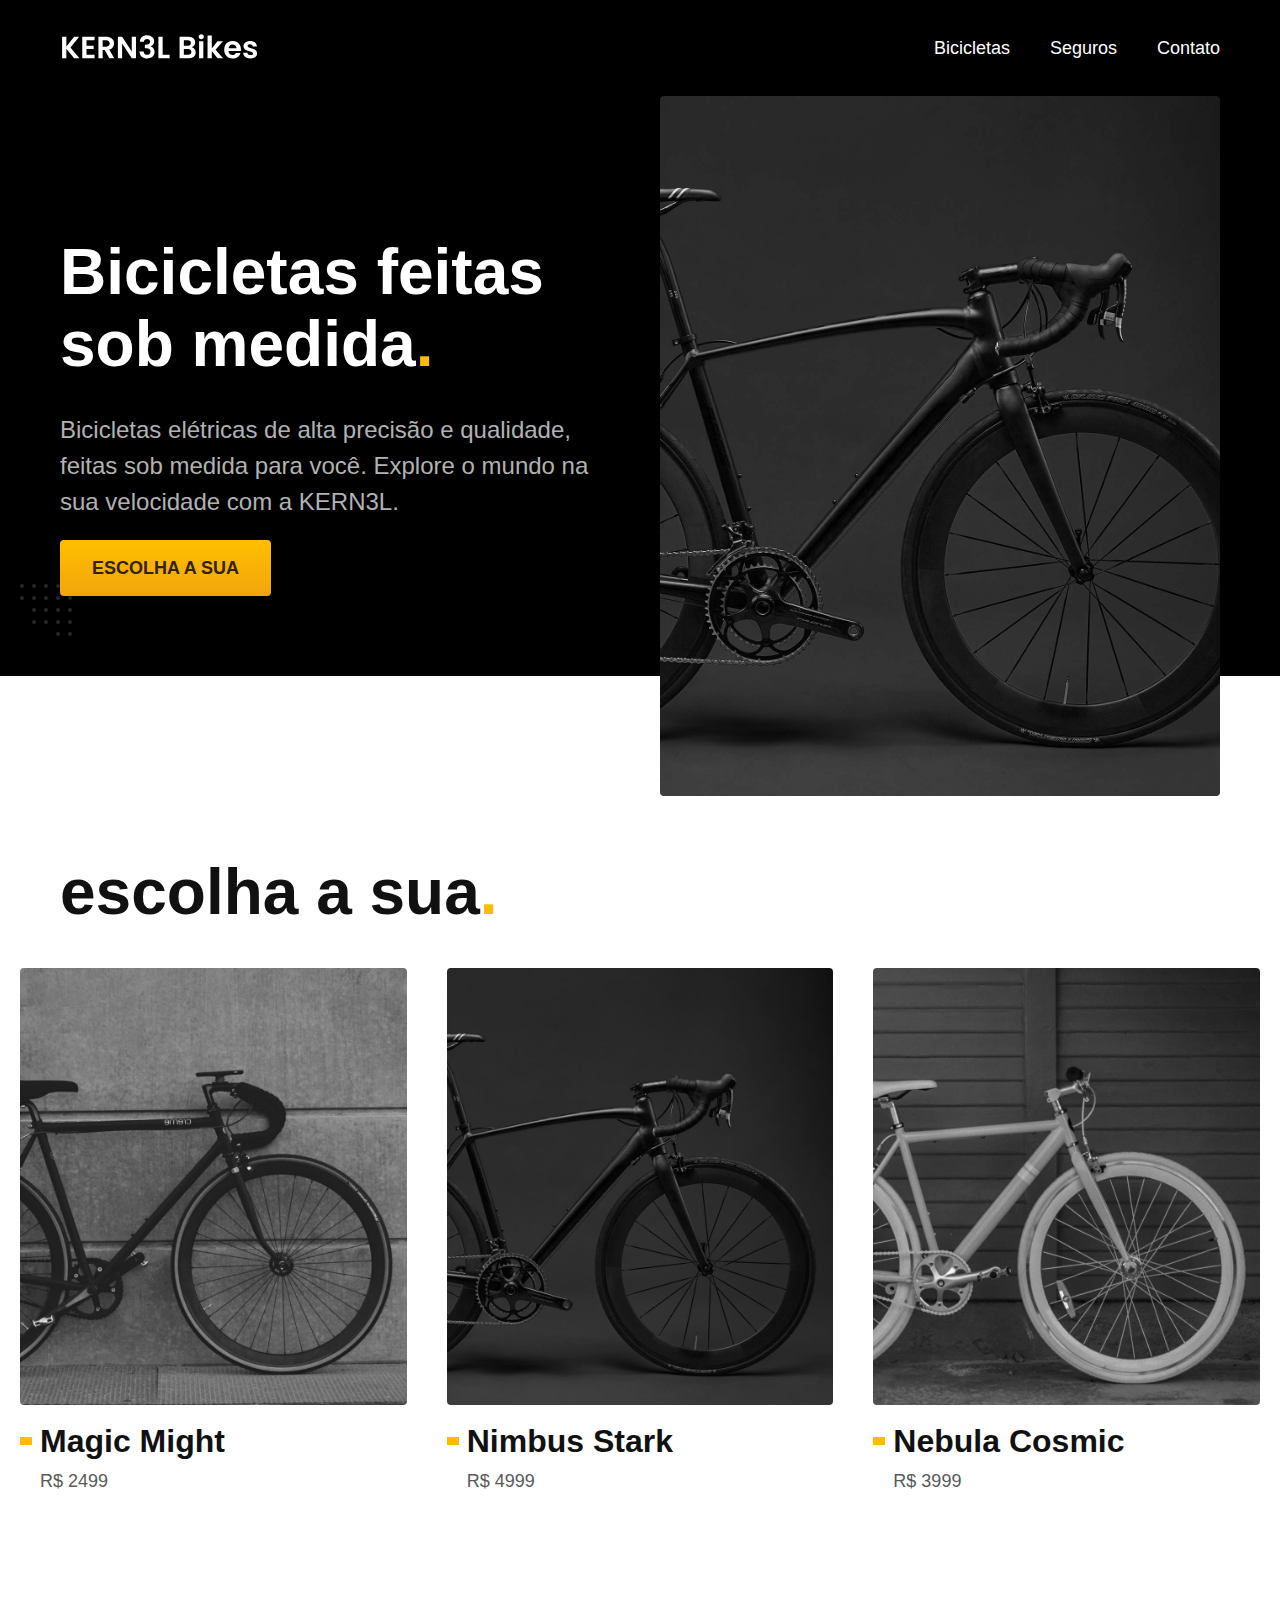
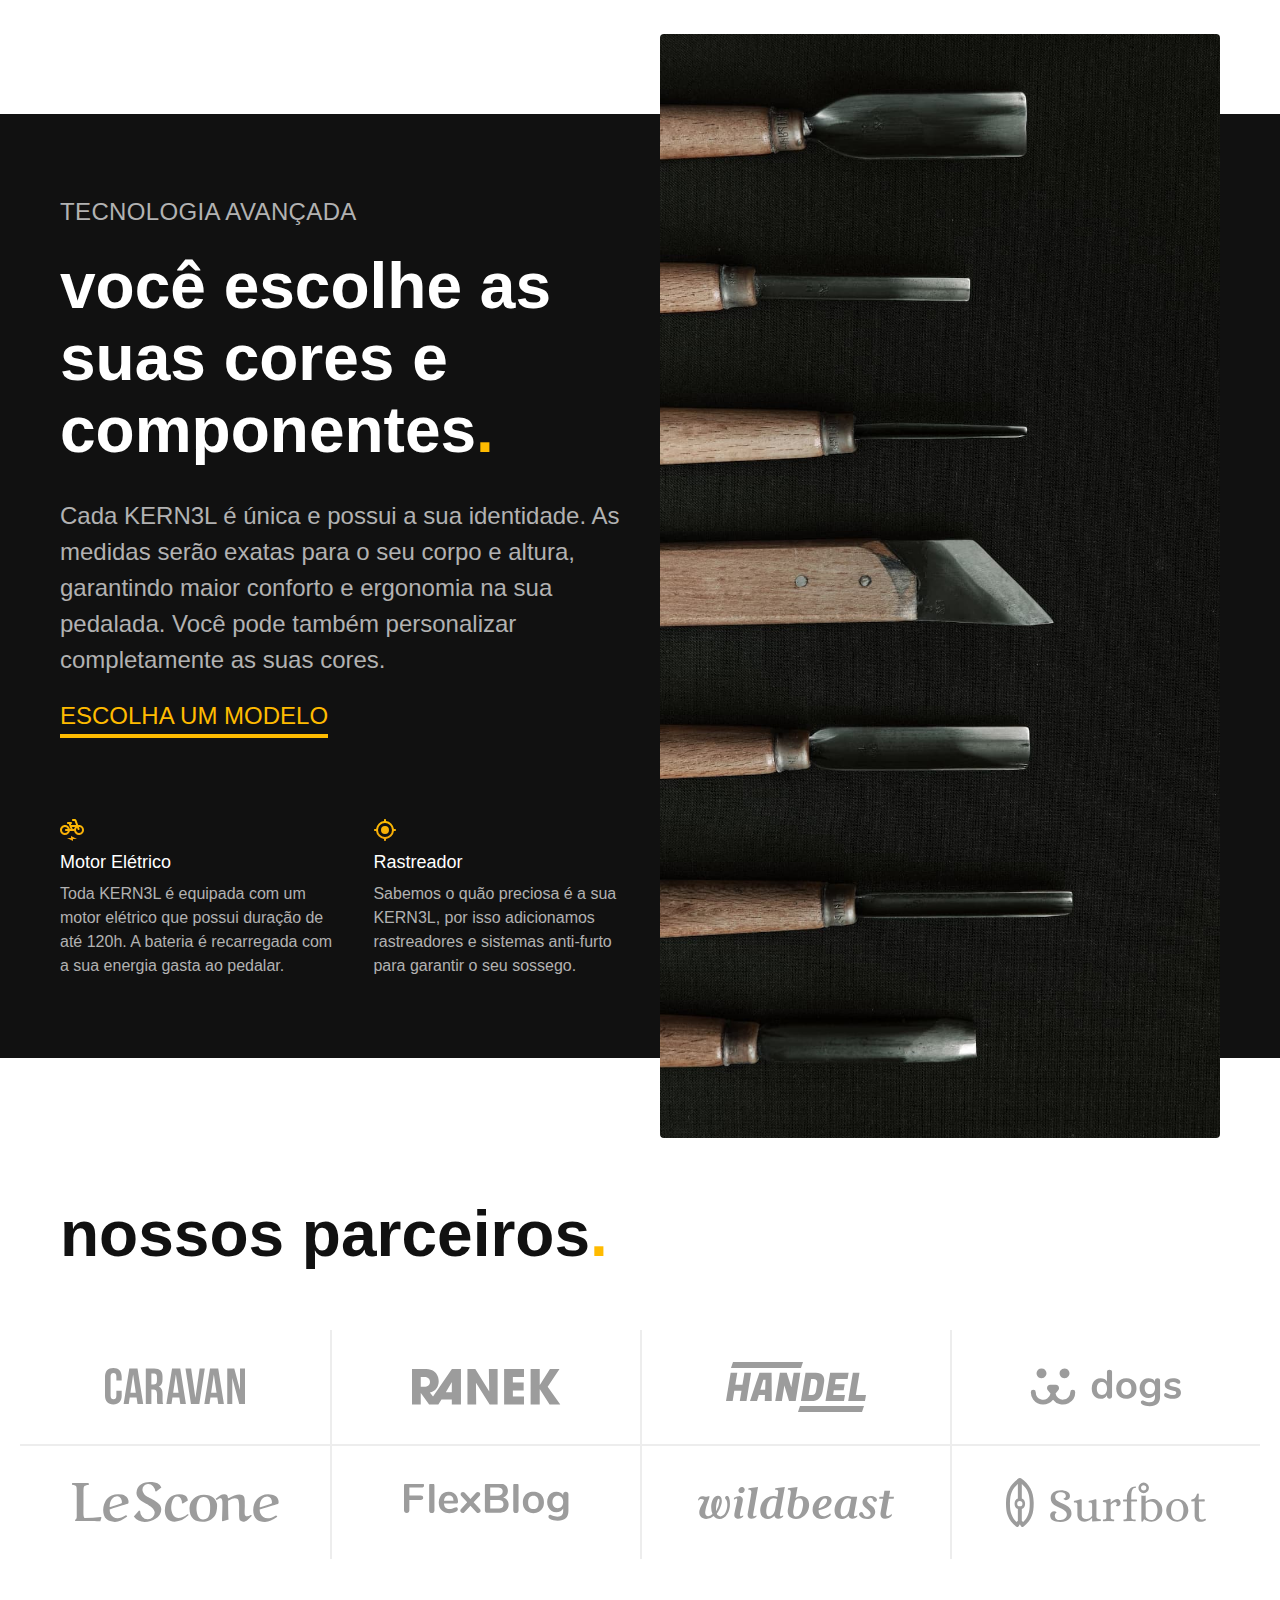
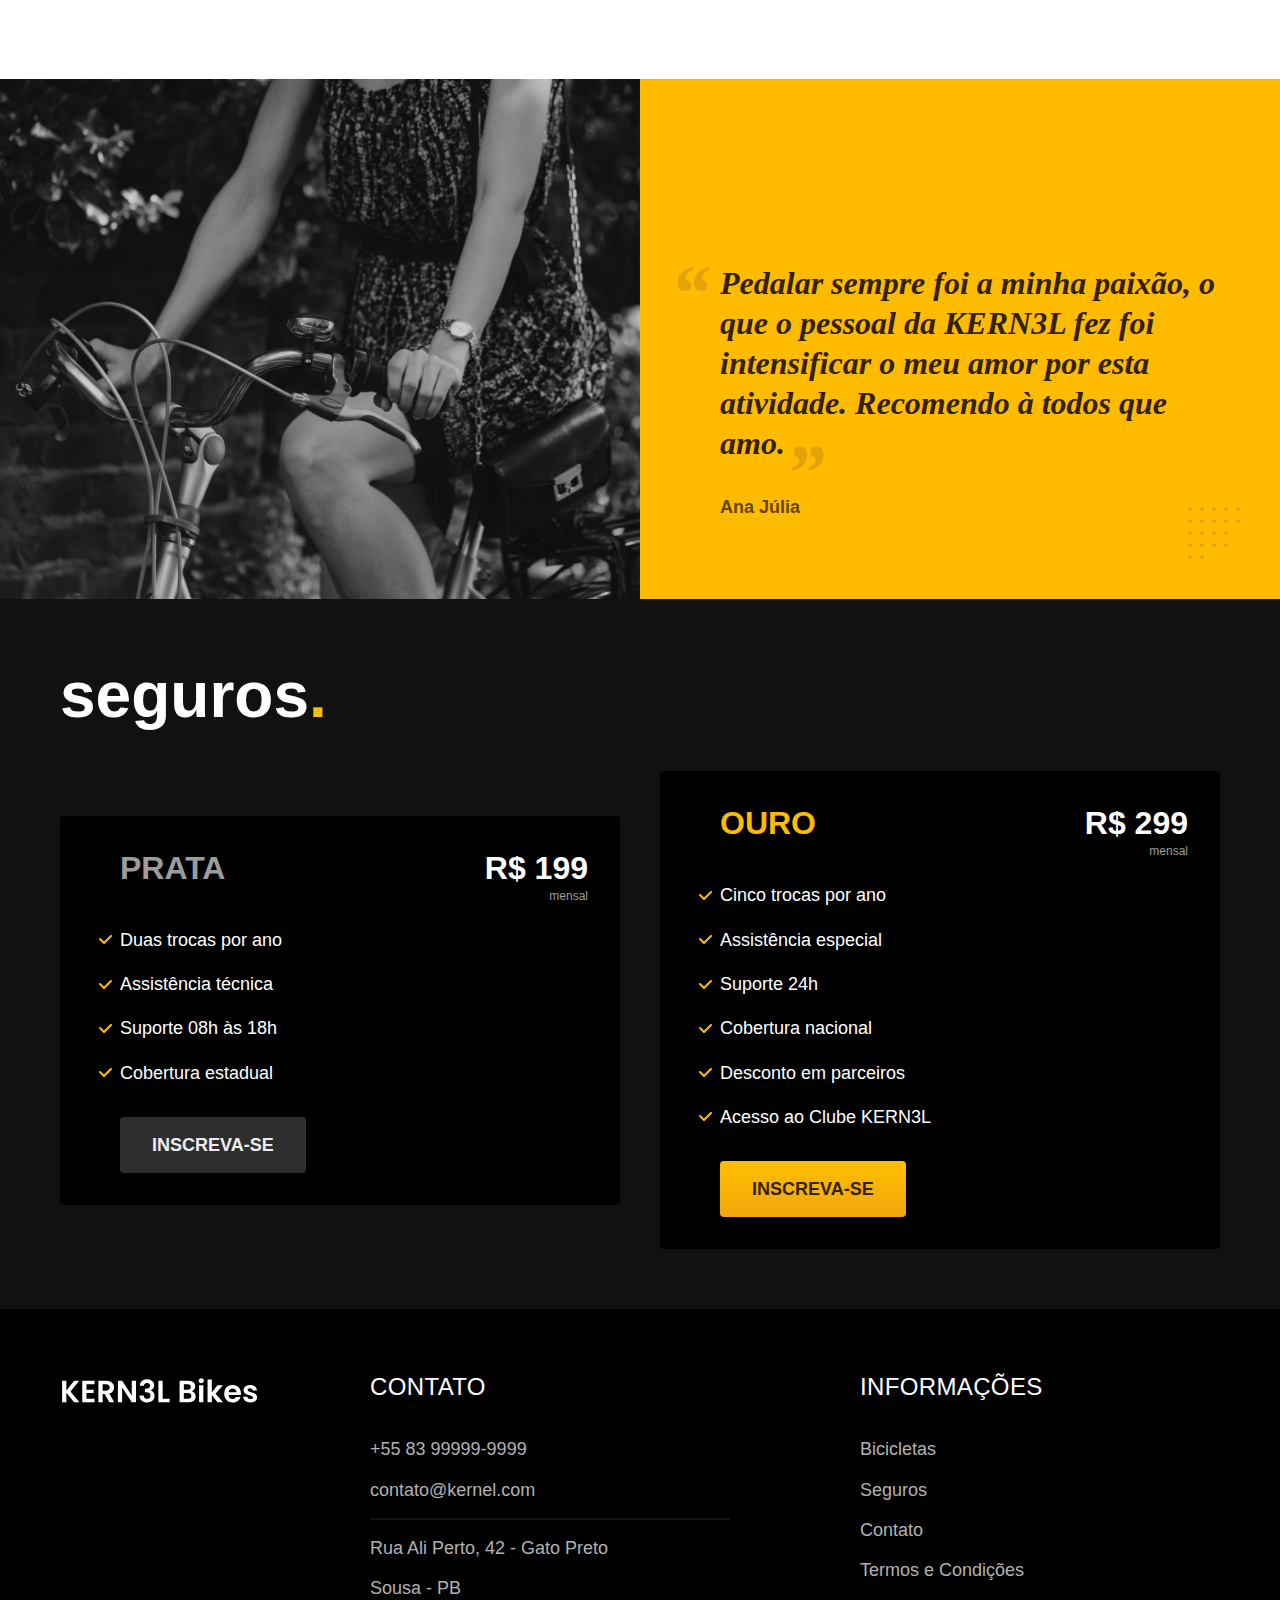
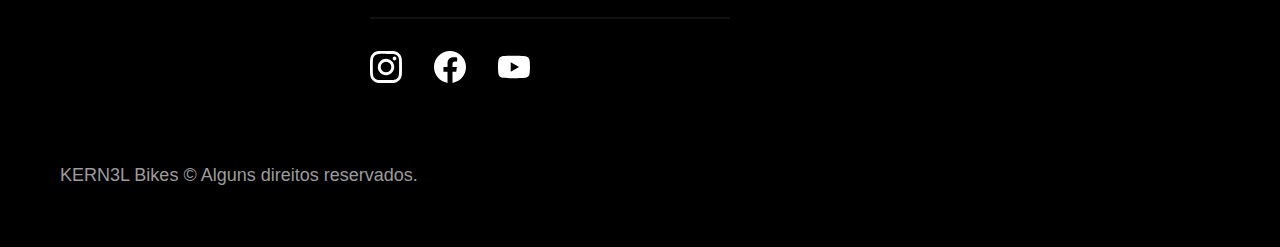
<file: index.html>
<!DOCTYPE html>
<html lang="pt-br">

<head>
  <meta charset="UTF-8">
  <meta name="viewport" content="width=device-width, initial-scale=1.0">

  <title> KERN3L Bikes</title>
  <meta name="description" content="Bicicletas elétricas de alta precisão e qualidade, feitas sob medida para o cliente. Explore o mundo na sua velocidade com a KERN3L.">

  <link rel="preload" href="./css/style.css" as="style">
  <link rel="stylesheet" href="./css/style.css">
</head>

<body>
  <header class="header-bg">
    <div class="header container">
      <a href="./">
        <img src="./img/kernel.svg" width="200" height="45" alt="kernel">
      </a>

      <nav aria-label="primaria">
        <ul class="header-menu font-1-m cor-0">
          <li><a href="./bicicletas.html">Bicicletas</a></li>
          <li><a href="./seguros.html">Seguros</a></li>
          <li><a href="./contato.html">Contato</a></li>
        </ul>
      </nav>
    </div>
  </header>

  <main class="introducao-bg">
    <div class="introducao container">
      <div class="introducao-conteudo">
        <h1 class="font-1-xxl cor-0">Bicicletas feitas sob medida<span class="cor-p1">.</span></h1>
        <p class="font-2-l cor-5">Bicicletas elétricas de alta precisão e qualidade, feitas sob medida para você. Explore o mundo na sua velocidade com a KERN3L.</p>
        <a class="botao" href="./bicicletas.html">Escolha a sua</a>
      </div>
      <picture>
        <source media="(max-width: 800px)" srcset="./img/bicicletas/nimbus.jpg">
        <img src="./img/fotos/introducao.jpg" width="1280" height="1600" alt="Bicicleta elétrica preta.">
      </picture>
    </div>
  </main>

  <article class="bicicletas-lista">
    <h2 class="container font-1-xxl">escolha a sua<span class="cor-p1">.</span></h2>

    <ul>
      <li>
        <a href="./bicicletas/magic.html">
          <img src="./img/bicicletas/magic-home.jpg" alt="Bicicleta preta" width="920" height="1040">
          <h3 class="font-1-xl">Magic Might</h3>
          <span class="font-2-m cor-8">R$ 2499</span>
        </a>
      </li>
      <li>
        <a href="./bicicletas/nimbus.html">
          <img src="./img/bicicletas/nimbus-home.jpg" alt="Bicicleta preta" width="920" height="1040">
          <h3 class="font-1-xl">Nimbus Stark</h3>
          <span class="font-2-m cor-8">R$ 4999</span>
        </a>
      </li>
      <li>
        <a href="./bicicletas/nebula.html">
          <img src="./img/bicicletas/nebula-home.jpg" alt="Bicicleta preta" width="920" height="1040">
          <h3 class="font-1-xl">Nebula Cosmic</h3>
          <span class="font-2-m cor-8">R$ 3999</span>
        </a>
      </li>
    </ul>
  </article>

  <article class="tecnologia-bg">
    <div class="tecnologia container">
      <div class="tecnologia-conteudo">
        <span class="font-2-l-b cor-5">Tecnologia Avançada</span>
        <h2 class="font-1-xxl cor-0">você escolhe as suas cores e componentes<span class="cor-p1">.</span></h2>
        <p class="font-2-l cor-5">Cada KERN3L é única e possui a sua identidade. As medidas serão exatas para o seu corpo e altura, garantindo maior conforto e ergonomia na sua pedalada. Você pode também personalizar completamente as suas cores.</p>
        <a class="link" href="./bicicletas.html">Escolha um modelo</a>
        <div class="tecnologia-vantagens">
          <div>
            <img src="./img/icones/eletrica.svg" width="24" height="24" alt="">
            <h3 class="font-1-m cor-0">Motor Elétrico</h3>
            <p class="font-2-s cor-5">Toda KERN3L é equipada com um motor elétrico que possui duração de até 120h. A bateria é recarregada com a sua energia gasta ao pedalar.</p>
          </div>
          <div>
            <img src="./img/icones/rastreador.svg" width="24" height="24" alt="">
            <h3 class="font-1-m cor-0">Rastreador</h3>
            <p class="font-2-s cor-5">Sabemos o quão preciosa é a sua KERN3L, por isso adicionamos rastreadores e sistemas anti-furto para garantir o seu sossego.</p>
          </div>
        </div>
      </div>
      <div class="tecnologia-imagem">
        <img src="./img/fotos/tecnologia.jpg" width="1200" height="1920" alt="">
      </div>
    </div>
  </article>

  <section class="parceiros" aria-label="Nossos Parceiros">
    <h2 class="container font-1-xxl">nossos parceiros<span class="cor-p1">.</span></h2>

    <ul>
      <li><img src="./img/parceiros/caravan.svg" alt="Caravan" width="140" height="38"></li>
      <li><img src="./img/parceiros/ranek.svg" alt="Ranek" width="149" height="36"></li>
      <li><img src="./img/parceiros/handel.svg" alt="Handel" width="140" height="50"></li>
      <li><img src="./img/parceiros/dogs.svg" alt="Dogs" width="152" height="39"></li>
      <li><img src="./img/parceiros/lescone.svg" alt="LeScone" width="208" height="41"></li>
      <li><img src="./img/parceiros/flexblog.svg" alt="FlexBlog" width="165" height="38"></li>
      <li><img src="./img/parceiros/wildbeast.svg" alt="Wildbeast" width="196" height="34"></li>
      <li><img src="./img/parceiros/surfbot.svg" alt="Surfbot" width="200" height="49"></li>
    </ul>
  </section>

  <section class="depoimento" aria-label="Depoimento">
    <div>
      <img src="./img/fotos/depoimento.jpg" width="1560" height="1360" alt="Pessoa pedalando uma bicicleta KERN3L">
    </div>
    <div class="depoimento-conteudo">
      <blockquote class="font-1-xl cor-p5">
        <p>Pedalar sempre foi a minha paixão, o que o pessoal da KERN3L fez foi intensificar o meu amor por esta atividade. Recomendo à todos que amo.</p>
      </blockquote>
      <span class="font-1-m-b cor-p4">Ana Júlia</span>
    </div>
  </section>

  <article class="seguros-bg">
    <div class="seguros container">
      <h2 class="font-1-xxl cor-0">seguros<span class="cor-p1">.</span></h2>
      <div class="seguros-item">
        <h3 class="font-1-xl cor-6">PRATA</h3>
        <span class="font-1-xl cor-0">R$ 199 <span class="font-1-xs cor-6">mensal</span></span>
        <ul class="font-2-m cor-0">
          <li>Duas trocas por ano</li>
          <li>Assistência técnica</li>
          <li>Suporte 08h às 18h</li>
          <li>Cobertura estadual</li>
        </ul>
        <a class="botao secundario" href="./orcamento.html">Inscreva-se</a>
      </div>

      <div class="seguros-item">
        <h3 class="font-1-xl cor-p1">OURO</h3>
        <span class="font-1-xl cor-0">R$ 299 <span class="font-1-xs cor-6">mensal</span></span>
        <ul class="font-2-m cor-0">
          <li>Cinco trocas por ano</li>
          <li>Assistência especial</li>
          <li>Suporte 24h</li>
          <li>Cobertura nacional</li>
          <li>Desconto em parceiros</li>
          <li>Acesso ao Clube KERN3L</li>
        </ul>
        <a class="botao" href="./orcamento.html">Inscreva-se</a>
      </div>
    </div>
  </article>

  <footer class="footer-bg">
    <div class="footer container">
      <img src="./img/kernel.svg" width="200" height="45" alt="kernel">
      <div class="footer-contato">
        <h3 class="font-2-l-b cor-0">Contato</h3>
        <ul class="font-2-m cor-5">
          <li><a href="tel:+552199999999">+55 83 99999-9999</a></li>
          <li><a href="mailto:contato@kernel.com">contato@kernel.com</a></li>
          <li>Rua Ali Perto, 42 - Gato Preto</li>
          <li>Sousa - PB</li>
        </ul>
        <div class="footer-redes">
          <a href="./">
            <img src="./img/redes/instagram.svg" width="32" height="32" alt="Instagram">
          </a>
          <a href="./">
            <img src="./img/redes/facebook.svg" width="32" height="32" alt="Facebook">
          </a>
          <a href="./">
            <img src="./img/redes/youtube.svg" width="32" height="32" alt="Youtube">
          </a>
        </div>
      </div>
      <div class="footer-informacoes">
        <h3 class="font-2-l-b cor-0">Informações</h3>
        <nav>
          <ul class="font-1-m cor-5">
            <li><a href="./bicicletas.html">Bicicletas</a></li>
            <li><a href="./seguros.html">Seguros</a></li>
            <li><a href="./contato.html">Contato</a></li>
            <li><a href="./termos.html">Termos e Condições</a></li>
          </ul>
        </nav>
      </div>
      <p class="footer-copy font-2-m cor-6">KERN3L Bikes © Alguns direitos reservados.</p>
    </div>
  </footer>
</body>

</html>
</file>
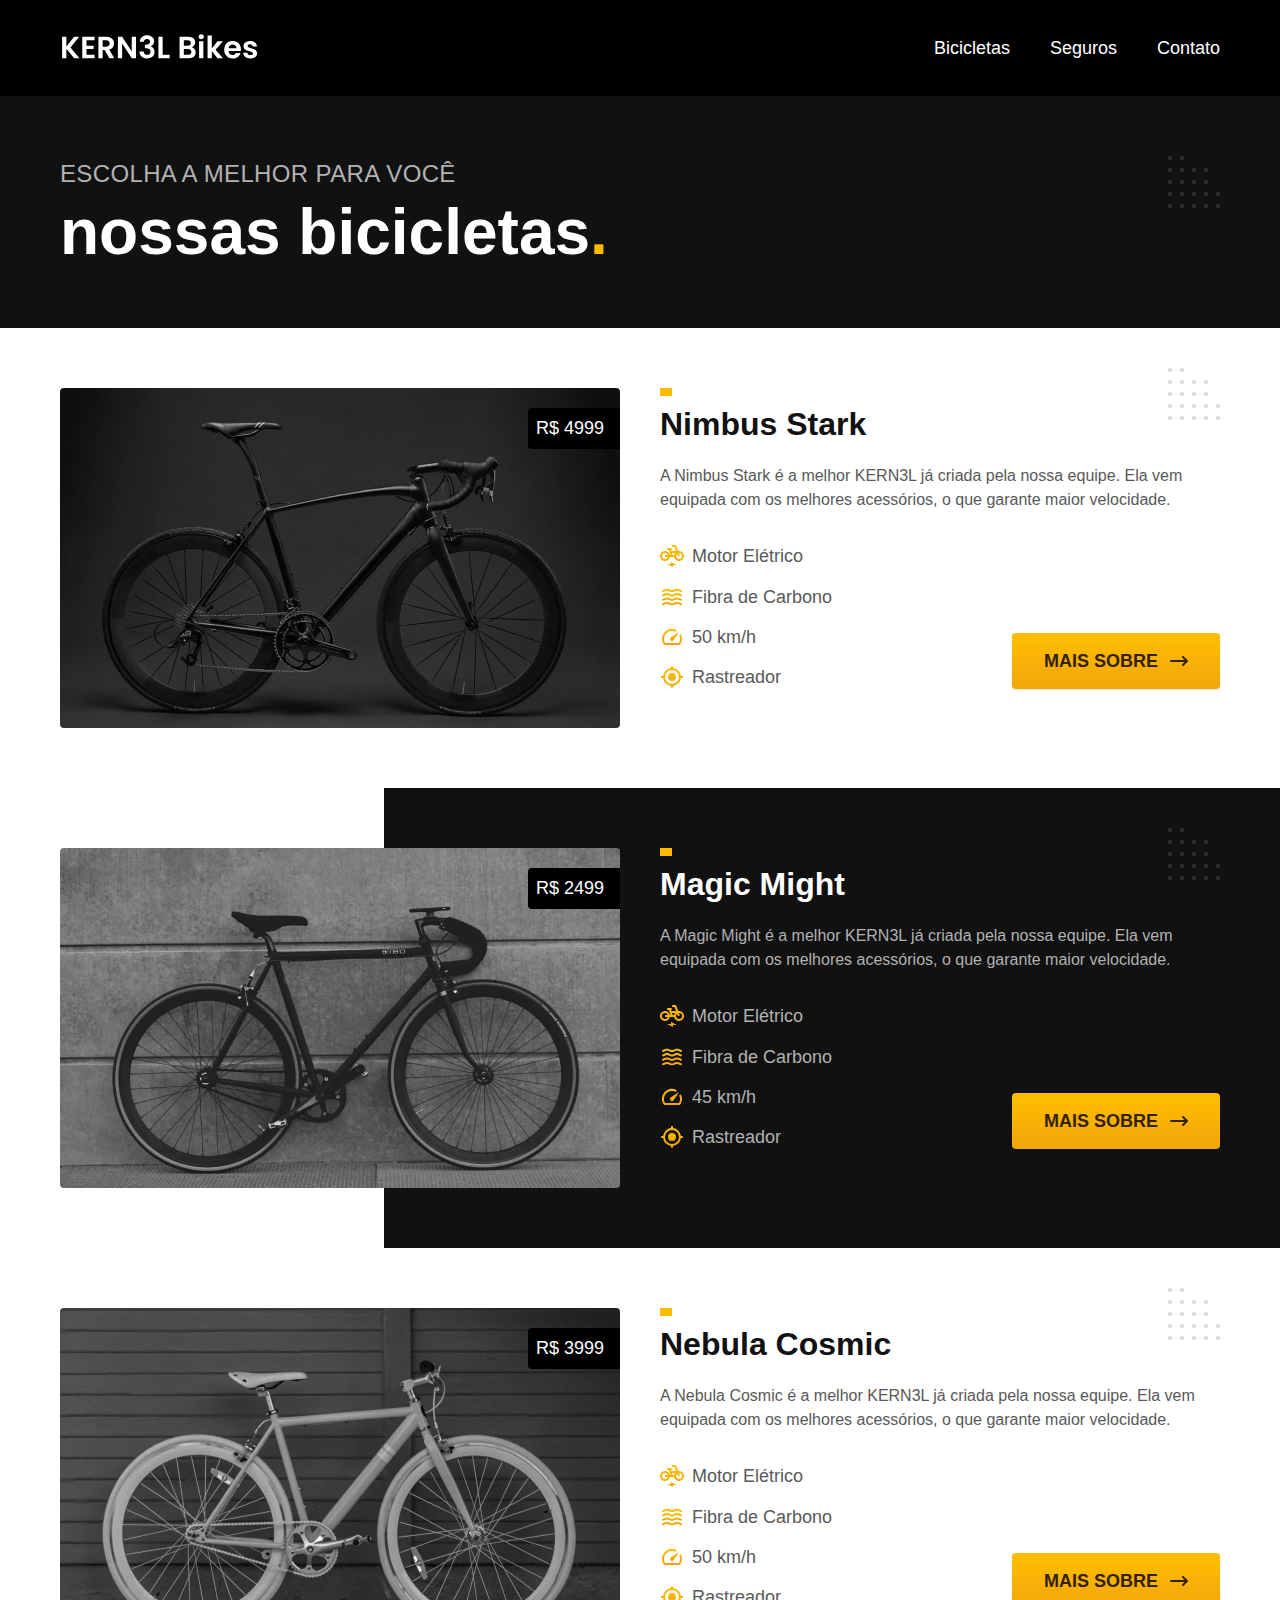
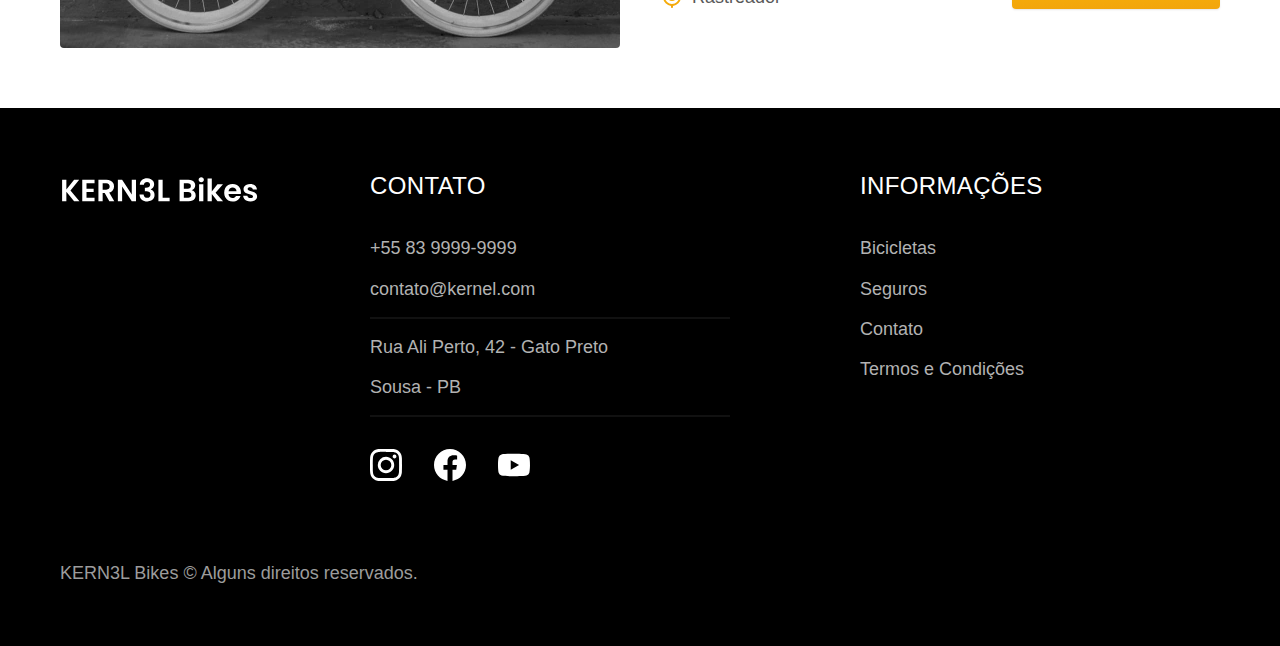
<file: bicicletas.html>
<!DOCTYPE html>
<html lang="pt-br">

<head>
  <meta charset="UTF-8">
  <meta name="viewport" content="width=device-width, initial-scale=1.0">

  <title>Bicicletas | KERN3L</title>
  <meta name="description" content="Bicicletas">

  <link rel="preload" href="./css/style.css" as="style">
  <link rel="stylesheet" href="./css/style.css">
</head>

<body id="bicicletas">
  <header class="header-bg">
    <div class="header container">
      <a href="./">
        <img src="./img/kernel.svg" width="200" height="45" alt="kernel">
      </a>

      <nav aria-label="primaria">
        <ul class="header-menu font-1-m cor-0">
          <li><a href="./bicicletas.html">Bicicletas</a></li>
          <li><a href="./seguros.html">Seguros</a></li>
          <li><a href="./contato.html">Contato</a></li>
        </ul>
      </nav>
    </div>
  </header>

  <main>
    <div class="titulo-bg">
      <div class="titulo container">
        <p class="font-2-l-b cor-5">Escolha a melhor para você</p>
        <h1 class="font-1-xxl cor-0">nossas bicicletas<span class="cor-p1">.</span></h1>
      </div>
    </div>

    <div class="bicicletas container">
      <div class="bicicletas-imagem">
        <img src="./img/bicicletas/nimbus.jpg" alt="Bicicleta preta">
        <span class="font-2-m cor-0">R$ 4999</span>
      </div>
      <div class="bicicletas-conteudo">
        <h2 class="font-1-xl">Nimbus Stark</h2>
        <p class="font-2-s cor-8">A Nimbus Stark é a melhor KERN3L já criada pela nossa equipe. Ela vem equipada com os melhores acessórios, o que garante maior velocidade.</p>
        <ul class="font-1-m cor-8">
          <li>
            <img src="./img/icones/eletrica.svg" alt="">
            Motor Elétrico
          </li>
          <li>
            <img src="./img/icones/carbono.svg" alt="">
            Fibra de Carbono
          </li>
          <li>
            <img src="./img/icones/velocidade.svg" alt="">
            50 km/h
          </li>
          <li>
            <img src="./img/icones/rastreador.svg" alt="">
            Rastreador
          </li>
        </ul>
        <a class="botao seta" href="./bicicletas/nimbus.html">Mais Sobre</a>
      </div>
    </div>

    <div class="bicicletas-bg">
      <div class="bicicletas container">
        <div class="bicicletas-imagem">
          <img src="./img/bicicletas/magic.jpg" alt="Bicicleta preta">
          <span class="font-2-m cor-0">R$ 2499</span>
        </div>
        <div class="bicicletas-conteudo">
          <h2 class="font-1-xl cor-0">Magic Might</h2>
          <p class="font-2-s cor-5">A Magic Might é a melhor KERN3L já criada pela nossa equipe. Ela vem equipada com os melhores acessórios, o que garante maior velocidade.</p>
          <ul class="font-1-m cor-5">
            <li>
              <img src="./img/icones/eletrica.svg" alt="">
              Motor Elétrico
            </li>
            <li>
              <img src="./img/icones/carbono.svg" alt="">
              Fibra de Carbono
            </li>
            <li>
              <img src="./img/icones/velocidade.svg" alt="">
              45 km/h
            </li>
            <li>
              <img src="./img/icones/rastreador.svg" alt="">
              Rastreador
            </li>
          </ul>
          <a class="botao seta" href="./bicicletas/magic.html">Mais Sobre</a>
        </div>
      </div>
    </div>

    <div class="bicicletas container">
      <div class="bicicletas-imagem">
        <img src="./img/bicicletas/nebula.jpg" alt="Bicicleta preta">
        <span class="font-2-m cor-0">R$ 3999</span>
      </div>
      <div class="bicicletas-conteudo">
        <h2 class="font-1-xl">Nebula Cosmic</h2>
        <p class="font-2-s cor-8">A Nebula Cosmic é a melhor KERN3L já criada pela nossa equipe. Ela vem equipada com os melhores acessórios, o que garante maior velocidade.</p>
        <ul class="font-1-m cor-8">
          <li>
            <img src="./img/icones/eletrica.svg" alt="">
            Motor Elétrico
          </li>
          <li>
            <img src="./img/icones/carbono.svg" alt="">
            Fibra de Carbono
          </li>
          <li>
            <img src="./img/icones/velocidade.svg" alt="">
            50 km/h
          </li>
          <li>
            <img src="./img/icones/rastreador.svg" alt="">
            Rastreador
          </li>
        </ul>
        <a class="botao seta" href="./bicicletas/nebula.html">Mais Sobre</a>
      </div>
    </div>

  </main>

  <footer class="footer-bg">
    <div class="footer container">
      <img src="./img/kernel.svg" width="200" height="45" alt="kernel">
      <div class="footer-contato">
        <h3 class="font-2-l-b cor-0">Contato</h3>
        <ul class="font-2-m cor-5">
          <li><a href="tel:+552199999999">+55 83 9999-9999</a></li>
          <li><a href="mailto:contato@kernel.com">contato@kernel.com</a></li>
          <li>Rua Ali Perto, 42 - Gato Preto </li>
          <li>Sousa - PB</li>
        </ul>
        <div class="footer-redes">
          <a href="./">
            <img src="./img/redes/instagram.svg" alt="Instagram">
          </a>
          <a href="./">
            <img src="./img/redes/facebook.svg" alt="Facebook">
          </a>
          <a href="./">
            <img src="./img/redes/youtube.svg" alt="Youtube">
          </a>
        </div>
      </div>
      <div class="footer-informacoes">
        <h3 class="font-2-l-b cor-0">Informações</h3>
        <nav>
          <ul class="font-1-m cor-5">
            <li><a href="./bicicletas.html">Bicicletas</a></li>
            <li><a href="./seguros.html">Seguros</a></li>
            <li><a href="./contato.html">Contato</a></li>
            <li><a href="./termos.html">Termos e Condições</a></li>
          </ul>
        </nav>
      </div>
      <p class="footer-copy font-2-m cor-6">KERN3L Bikes © Alguns direitos reservados.</p>
    </div>
  </footer>
</body>

</html>
</file>
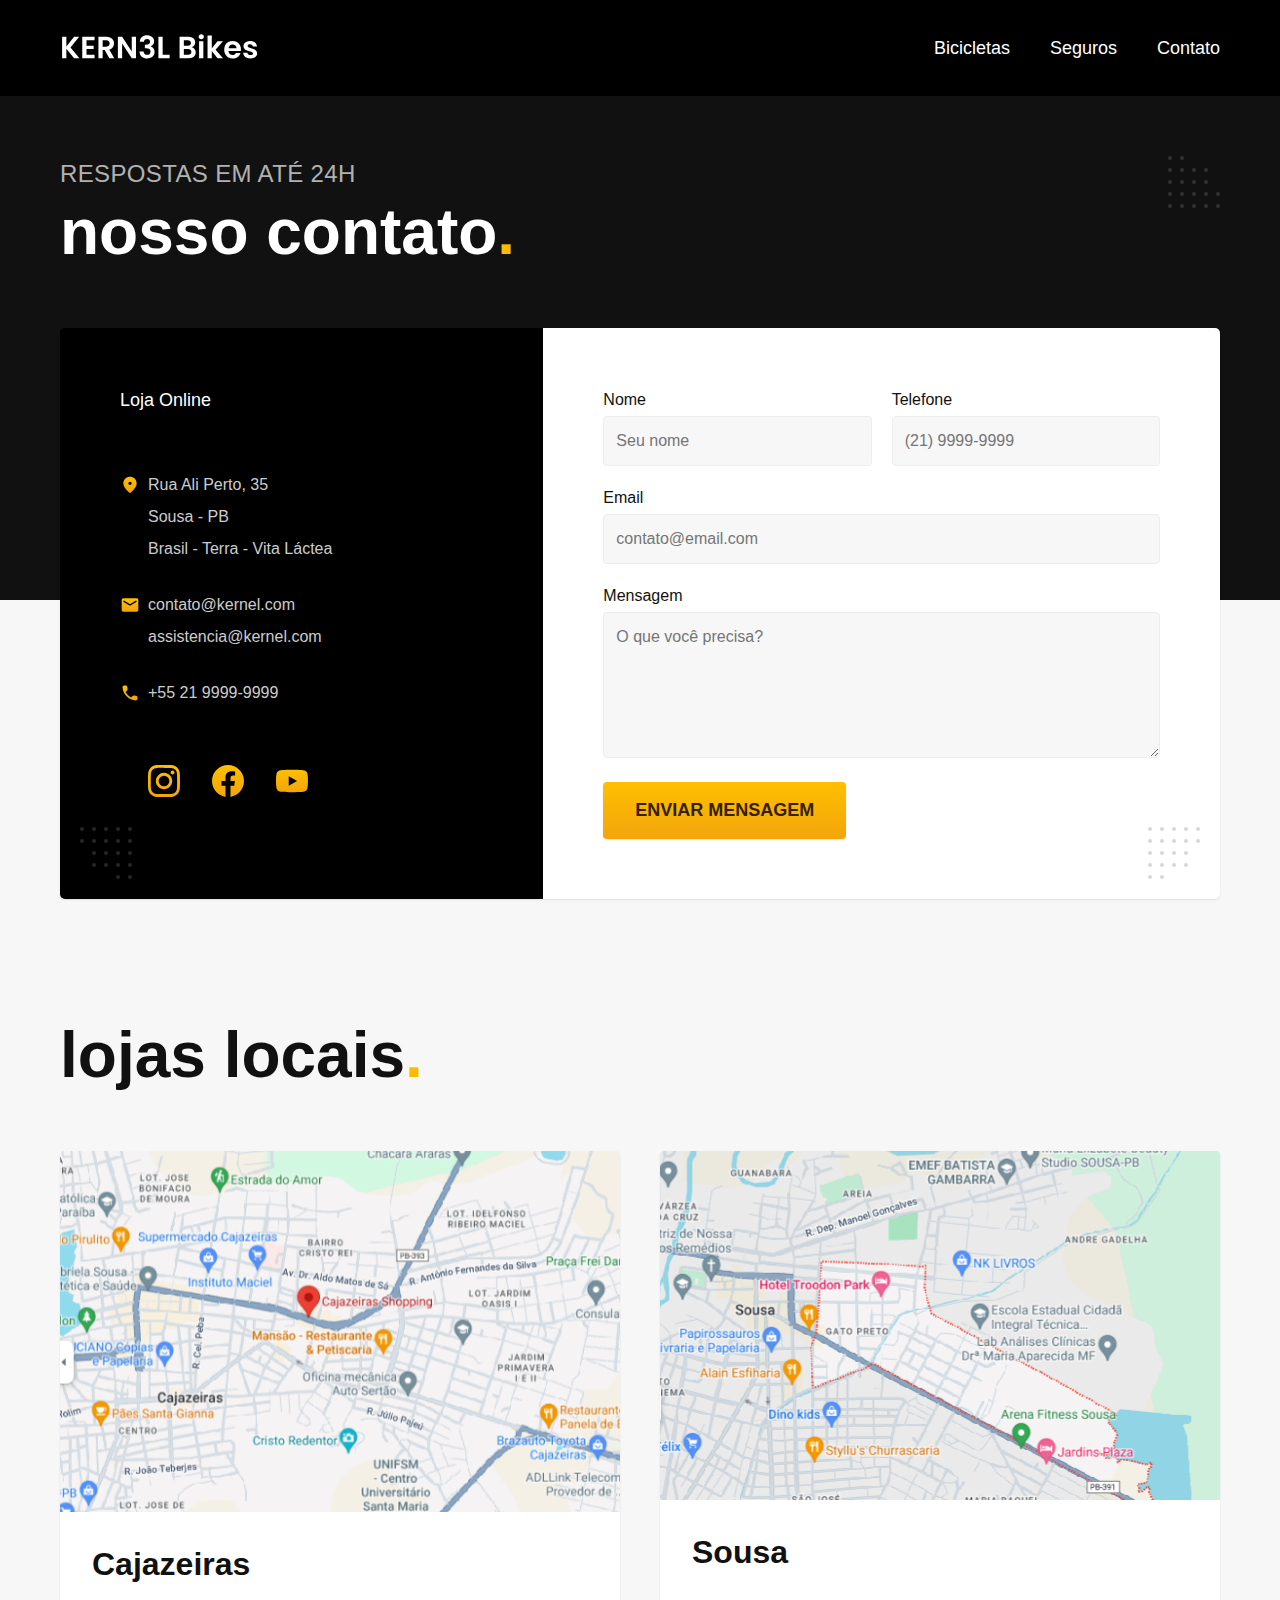
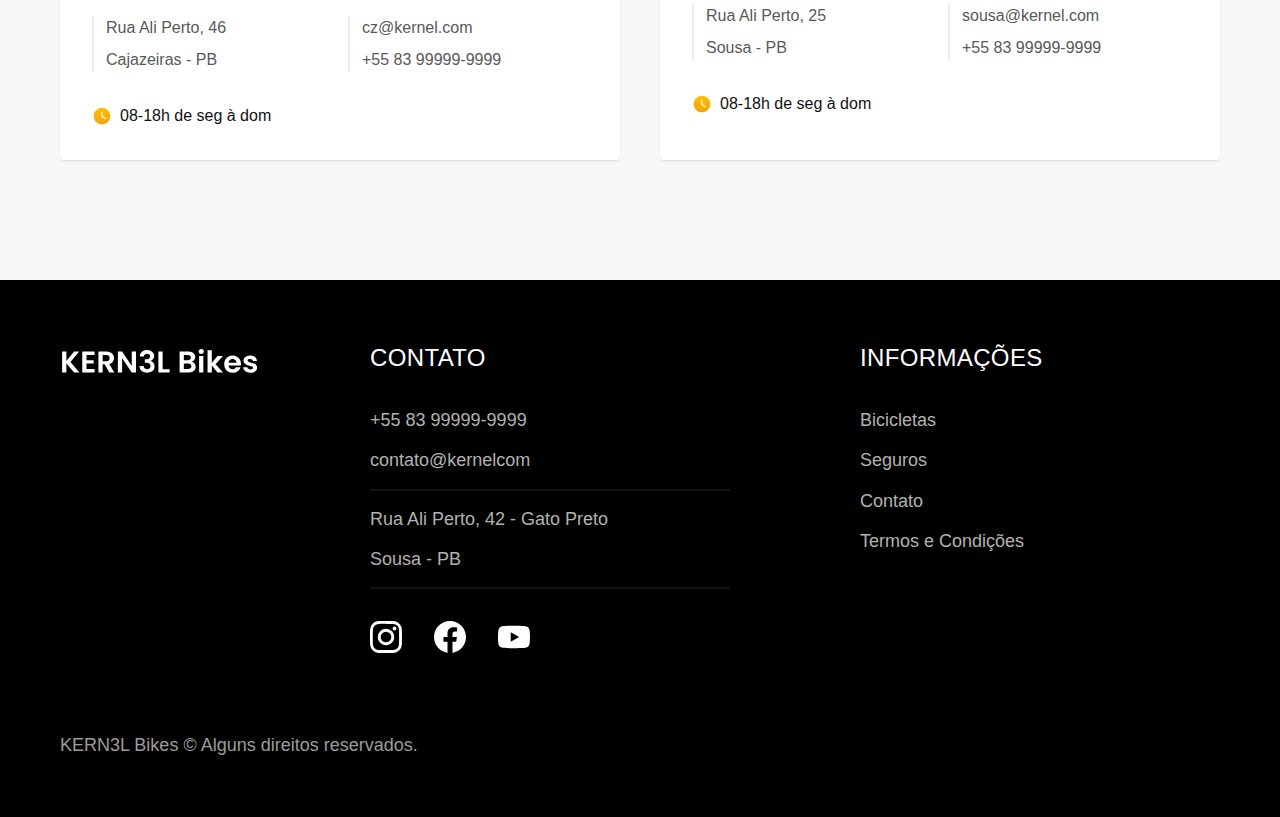
<file: contato.html>
<!DOCTYPE html>
<html lang="pt-br">

<head>
  <meta charset="UTF-8">
  <meta name="viewport" content="width=device-width, initial-scale=1.0">

  <title>Contato | KERN3L</title>
  <meta name="description" content="Contato.">

  <link rel="preload" href="./css/style.css" as="style">
  <link rel="stylesheet" href="./css/style.css">
</head>

<body id="contato">
  <header class="header-bg">
    <div class="header container">
      <a href="./">
        <img src="./img/kernel.svg" width="200" height="45" alt="kernel">
      </a>

      <nav aria-label="primaria">
        <ul class="header-menu font-1-m cor-0">
          <li><a href="./bicicletas.html">Bicicletas</a></li>
          <li><a href="./seguros.html">Seguros</a></li>
          <li><a href="./contato.html">Contato</a></li>
        </ul>
      </nav>
    </div>
  </header>

  <main>
    <div class="titulo-bg">
      <div class="titulo container">
        <p class="font-2-l-b cor-5">Respostas em até 24h</p>
        <h1 class="font-1-xxl cor-0">nosso contato<span class="cor-p1">.</span></h1>
      </div>
    </div>

    <div class="contato container">
      <section class="contato-dados" aria-label="Endereço">
        <h2 class="font-1-m cor-0">Loja Online</h2>
        <div class="contato-endereco font-2-s cor-4">
          <p>Rua Ali Perto, 35</p>
          <p>Sousa - PB</p>
          <p>Brasil - Terra - Vita Láctea</p>
        </div>
        <address class="contato-meios font-2-s cor-4">
          <a href="mailto:contato@kernel.com">contato@kernel.com</a>
          <a href="mailto:assistencia@kernel.com">assistencia@kernel.com</a>
          <a href="tel:+552199999999">+55 21 9999-9999</a>
        </address>
        <div class="contato-redes">
          <a href="./">
            <img src="./img/redes/instagram-p.svg" alt="Instagram">
          </a>
          <a href="./">
            <img src="./img/redes/facebook-p.svg" alt="Facebook">
          </a>
          <a href="./">
            <img src="./img/redes/youtube-p.svg" alt="Youtube">
          </a>
        </div>
      </section>
      <section class="contato-formulario" aria-label="Formulário">
        <form class="form" action="./contato.html">
          <div>
            <label for="nome">Nome</label>
            <input type="text" id="nome" name="nome" placeholder="Seu nome">
          </div>
          <div>
            <label for="telefone">Telefone</label>
            <input type="text" id="telefone" name="telefone" placeholder="(21) 9999-9999">
          </div>
          <div class="col-2">
            <label for="email">Email</label>
            <input type="email" id="email" name="email" placeholder="contato@email.com">
          </div>
          <div class="col-2">
            <label for="mensagem">Mensagem</label>
            <textarea rows="5" id="mensagem" name="mensagem" placeholder="O que você precisa?"></textarea>
          </div>
          <button class="botao col-2">Enviar Mensagem</button>
        </form>
      </section>
    </div>
  </main>

  <article class="lojas container">
    <h2 class="font-1-xxl">lojas locais<span class="cor-p1">.</span></h2>
    <div class="lojas-item">
      <img src="./img/lojas/sz_mapa.png" alt="mapa marcando o endereço em Rua Ali Perto, 25 - Cajazeiras - PB">
      <div class="lojas-conteudo">
        <h3 class="font-1-xl">Cajazeiras</h3>
        <div class="lojas-dados font-2-s cor-8">
          <p>Rua Ali Perto, 46</p>
          <p>Cajazeiras - PB</p>
        </div>
        <div class="lojas-dados font-2-s cor-8">
          <a href="mailto:rj@kernel.com">cz@kernel.com</a>
          <a href="tel:+552199999999">+55 83 99999-9999</a>
        </div>
        <p class="lojas-tempo font-1-s"><img src="./img/icones/horario.svg" alt="">08-18h de seg à dom</p>
      </div>
    </div>

    <div class="lojas-item">
      <img src="./img/lojas/mapa_sousa.png" alt="mapa marcando o endereço em Rua Ali Perto, 25 - Sousa - PB">
      <div class="lojas-conteudo">
        <h3 class="font-1-xl">Sousa</h3>
        <div class="lojas-dados font-2-s cor-8">
          <p>Rua Ali Perto, 25</p>
          <p>Sousa - PB</p>
        </div>
        <div class="lojas-dados font-2-s cor-8">
          <a href="mailto:sp@kernel.com">sousa@kernel.com</a>
          <a href="tel:+551199999999">+55 83 99999-9999</a>
        </div>
        <p class="lojas-tempo font-1-s"><img src="./img/icones/horario.svg" alt="">08-18h de seg à dom</p>
      </div>
    </div>
  </article>

  <footer class="footer-bg">
    <div class="footer container">
      <img src="./img/kernel.svg" width="200" height="45" alt="kernel">
      <div class="footer-contato">
        <h3 class="font-2-l-b cor-0">Contato</h3>
        <ul class="font-2-m cor-5">
          <li><a href="tel:+552199999999">+55 83 99999-9999</a></li>
          <li><a href="mailto:contato@kernel.com">contato@kernelcom</a></li>
          <li>Rua Ali Perto, 42 - Gato Preto</li>
          <li>Sousa - PB</li>
        </ul>
        <div class="footer-redes">
          <a href="./">
            <img src="./img/redes/instagram.svg" alt="Instagram">
          </a>
          <a href="./">
            <img src="./img/redes/facebook.svg" alt="Facebook">
          </a>
          <a href="./">
            <img src="./img/redes/youtube.svg" alt="Youtube">
          </a>
        </div>
      </div>
      <div class="footer-informacoes">
        <h3 class="font-2-l-b cor-0">Informações</h3>
        <nav>
          <ul class="font-1-m cor-5">
            <li><a href="./bicicletas.html">Bicicletas</a></li>
            <li><a href="./seguros.html">Seguros</a></li>
            <li><a href="./contato.html">Contato</a></li>
            <li><a href="./termos.html">Termos e Condições</a></li>
          </ul>
        </nav>
      </div>
      <p class="footer-copy font-2-m cor-6">KERN3L Bikes © Alguns direitos reservados.</p>
    </div>
  </footer>
</body>

</html>
</file>
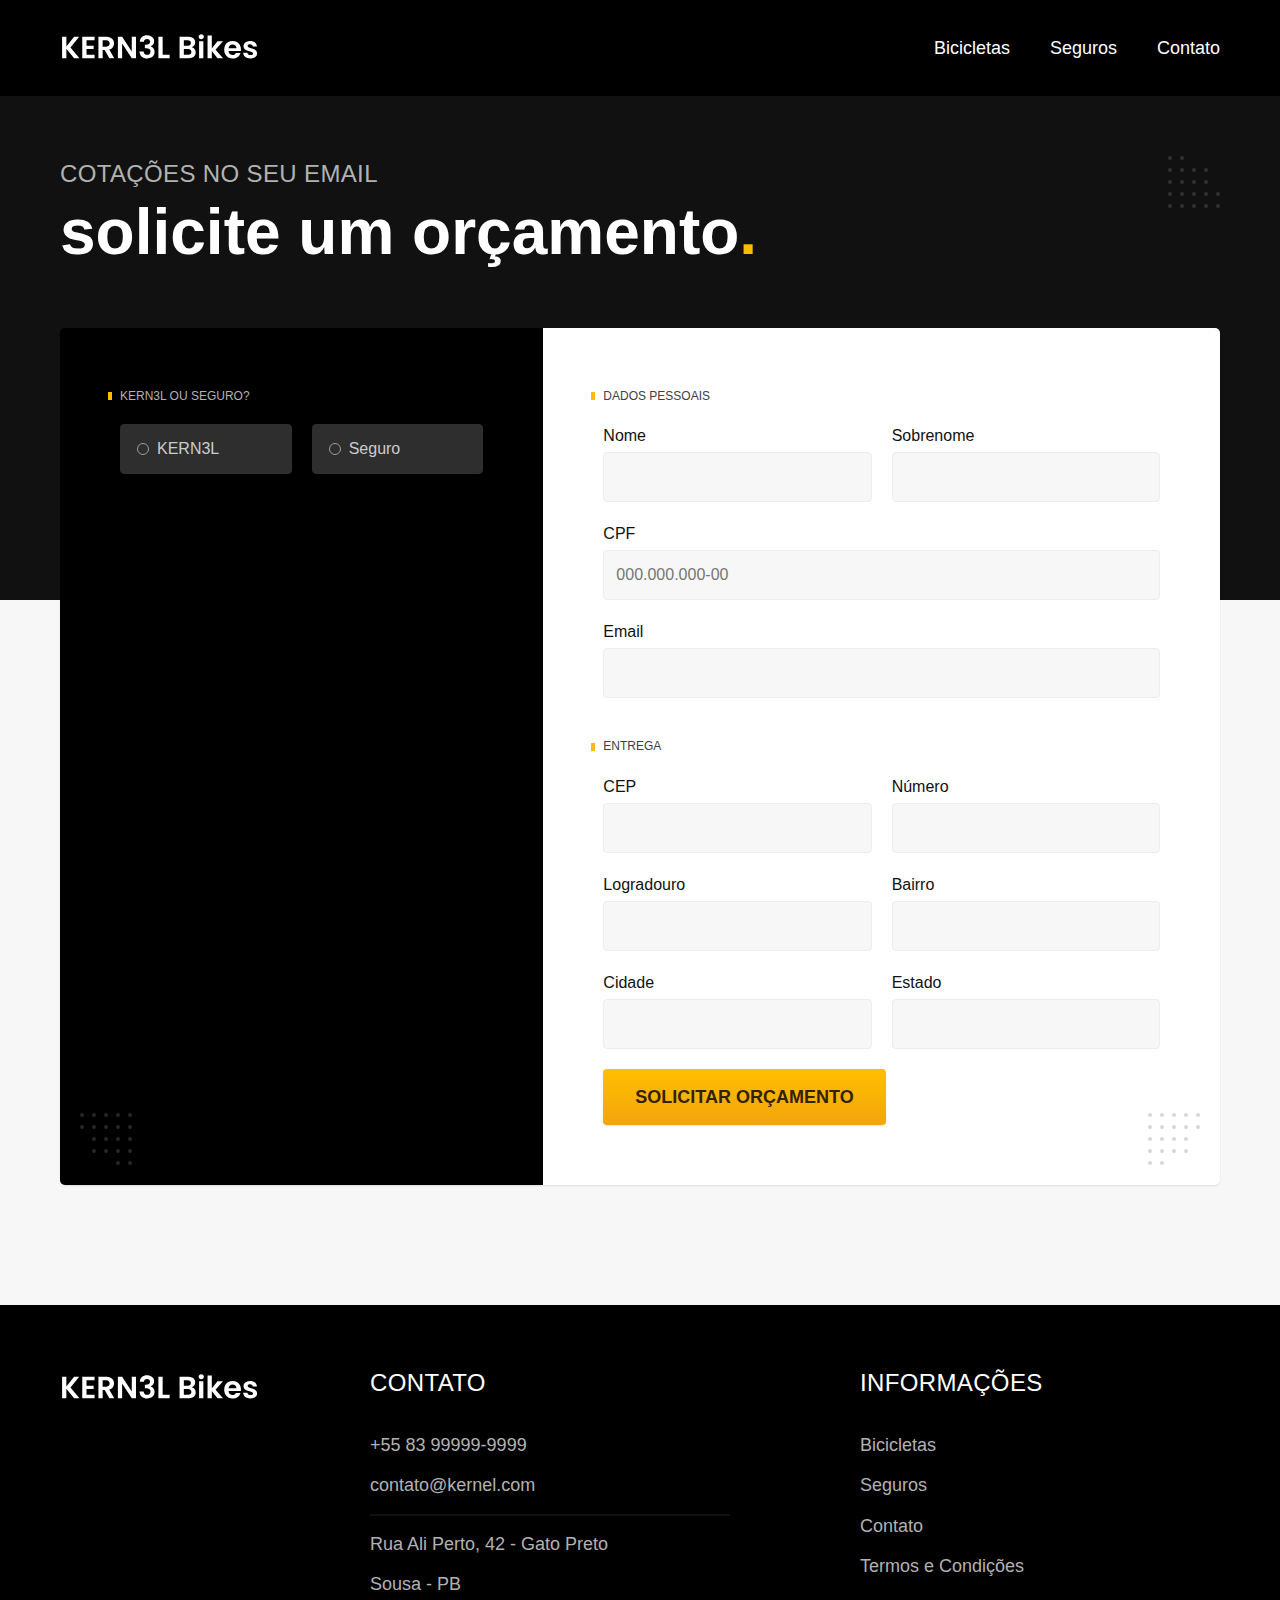
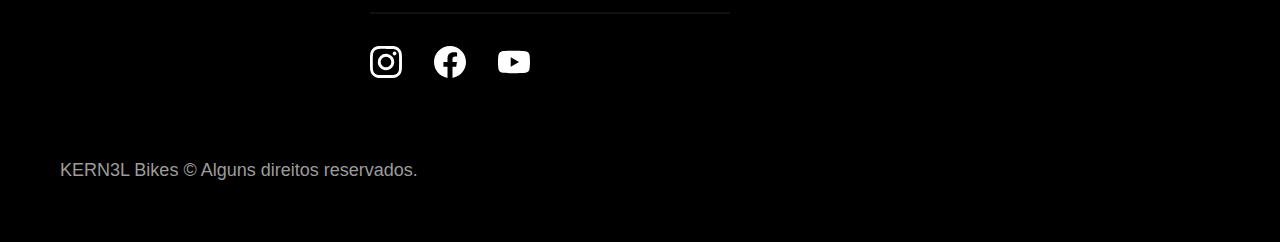
<file: orcamento.html>
<!DOCTYPE html>
<html lang="pt-br">

<head>
  <meta charset="UTF-8">
  <meta name="viewport" content="width=device-width, initial-scale=1.0">

  <title>Orçamento | KERN3L</title>
  <meta name="description" content="Orçamento.">

  <link rel="preload" href="./css/style.css" as="style">
  <link rel="stylesheet" href="./css/style.css">
</head>

<body id="orcamento">
  <header class="header-bg">
    <div class="header container">
      <a href="./">
        <img src="./img/kernel.svg" width="200" height="45" alt="kernel">
      </a>

      <nav aria-label="primaria">
        <ul class="header-menu font-1-m cor-0">
          <li><a href="./bicicletas.html">Bicicletas</a></li>
          <li><a href="./seguros.html">Seguros</a></li>
          <li><a href="./contato.html">Contato</a></li>
        </ul>
      </nav>
    </div>
  </header>

  <main>
    <div class="titulo-bg">
      <div class="titulo container">
        <p class="font-2-l-b cor-5">Cotações no seu email</p>
        <h1 class="font-1-xxl cor-0">solicite um orçamento<span class="cor-p1">.</span></h1>
      </div>
    </div>

    <form class="orcamento container" action="./orcamento.html">
      <div class="orcamento-produto">
        <h2 class="font-1-xs cor-5">KERN3L ou Seguro?</h2>

        <input type="radio" name="tipo" value="kernl" id="kernel">
        <label for="kernel">KERN3L</label>

        <input type="radio" name="tipo" value="seguro" id="seguro">
        <label for="seguro">Seguro</label>

        <div class="orcamento-conteudo" id="orcamento-kernel">
          <h2 class="font-1-xs cor-5">Escolha a sua</h2>

          <input type="radio" name="produto" value="nimbus" id="nimbus">
          <label for="nimbus">Nimbus Stark <span>R$ 4999</span></label>
          <div class="orcamento-detalhes">
            <ul class="font-1-xs cor-8">
              <li><img src="./img/icones/eletrica.svg" alt=""> Motor Elétrico</li>
              <li><img src="./img/icones/carbono.svg" alt=""> Fibra de Carbono</li>
              <li><img src="./img/icones/velocidade.svg" alt=""> 50 km/h</li>
              <li><img src="./img/icones/rastreador.svg" alt=""> Rastreador</li>
            </ul>
            <img src="./img/bicicletas/nimbus.jpg" alt="Bicicleta preta">
          </div>

          <input type="radio" name="produto" value="magic" id="magic">
          <label for="magic">Magic Might <span>R$ 2499</span></label>
          <div class="orcamento-detalhes">
            <ul class="font-1-xs cor-8">
              <li><img src="./img/icones/eletrica.svg" alt=""> Motor Elétrico</li>
              <li><img src="./img/icones/carbono.svg" alt=""> Fibra de Carbono</li>
              <li><img src="./img/icones/velocidade.svg" alt=""> 45 km/h</li>
              <li><img src="./img/icones/rastreador.svg" alt=""> Rastreador</li>
            </ul>
            <img src="./img/bicicletas/magic.jpg" alt="Bicicleta preta">
          </div>

          <input type="radio" name="produto" value="nebula" id="nebula">
          <label for="nebula">Nebula Cosmic <span>R$ 3999</span></label>
          <div class="orcamento-detalhes">
            <ul class="font-1-xs cor-8">
              <li><img src="./img/icones/eletrica.svg" alt=""> Motor Elétrico</li>
              <li><img src="./img/icones/carbono.svg" alt=""> Fibra de Carbono</li>
              <li><img src="./img/icones/velocidade.svg" alt=""> 40 km/h</li>
              <li><img src="./img/icones/rastreador.svg" alt=""> Rastreador</li>
            </ul>
            <img src="./img/bicicletas/nebula.jpg" alt="Bicicleta branca">
          </div>

        </div>

        <div class="orcamento-conteudo" id="orcamento-seguro">
          <h2 class="font-1-xs cor-5">Escolha o plano</h2>

          <input type="radio" name="produto" value="prata" id="prata">
          <label for="prata">Prata <span>R$ 199</span></label>

          <input type="radio" name="produto" value="ouro" id="ouro">
          <label for="ouro">Ouro <span>R$ 299</span></label>
        </div>
      </div>
      <div class="orcamento-dados form">
        <h2 class="font-1-xs cor-9 col-2">dados pessoais</h2>
        <div>
          <label for="nome">Nome</label>
          <input type="text" id="nome" name="nome">
        </div>
        <div>
          <label for="sobrenome">Sobrenome</label>
          <input type="text" id="sobrenome" name="sobrenome">
        </div>
        <div class="col-2">
          <label for="cpf">CPF</label>
          <input type="text" id="cpf" name="cpf" placeholder="000.000.000-00">
        </div>
        <div class="col-2">
          <label for="email">Email</label>
          <input type="email" id="email" name="email">
        </div>
        <h2 class="font-1-xs cor-9 col-2">entrega</h2>
        <div>
          <label for="cep">CEP</label>
          <input type="text" id="cep" name="cep">
        </div>
        <div>
          <label for="numero">Número</label>
          <input type="text" id="numero" name="numero">
        </div>
        <div>
          <label for="logradouro">Logradouro</label>
          <input type="text" id="logradouro" name="logradouro">
        </div>
        <div>
          <label for="bairro">Bairro</label>
          <input type="text" id="bairro" name="bairro">
        </div>
        <div>
          <label for="cidade">Cidade</label>
          <input type="text" id="cidade" name="cidade">
        </div>
        <div>
          <label for="estado">Estado</label>
          <input type="text" id="estado" name="estado">
        </div>
        <button class="botao col-2">Solicitar Orçamento</button>
      </div>
    </form>
  </main>

  <footer class="footer-bg">
    <div class="footer container">
      <img src="./img/kernel.svg" width="200" height="45" alt="kernel">
      <div class="footer-contato">
        <h3 class="font-2-l-b cor-0">Contato</h3>
        <ul class="font-2-m cor-5">
          <li><a href="tel:+552199999999">+55 83 99999-9999</a></li>
          <li><a href="mailto:contato@kernel.com">contato@kernel.com</a></li>
          <li>Rua Ali Perto, 42 - Gato Preto</li>
          <li>Sousa - PB</li>
        </ul>
        <div class="footer-redes">
          <a href="./">
            <img src="./img/redes/instagram.svg" alt="Instagram">
          </a>
          <a href="./">
            <img src="./img/redes/facebook.svg" alt="Facebook">
          </a>
          <a href="./">
            <img src="./img/redes/youtube.svg" alt="Youtube">
          </a>
        </div>
      </div>
      <div class="footer-informacoes">
        <h3 class="font-2-l-b cor-0">Informações</h3>
        <nav>
          <ul class="font-1-m cor-5">
            <li><a href="./bicicletas.html">Bicicletas</a></li>
            <li><a href="./seguros.html">Seguros</a></li>
            <li><a href="./contato.html">Contato</a></li>
            <li><a href="./termos.html">Termos e Condições</a></li>
          </ul>
        </nav>
      </div>
      <p class="footer-copy font-2-m cor-6">KERN3L Bikes © Alguns direitos reservados.</p>
    </div>
  </footer>
</body>

</html>
</file>
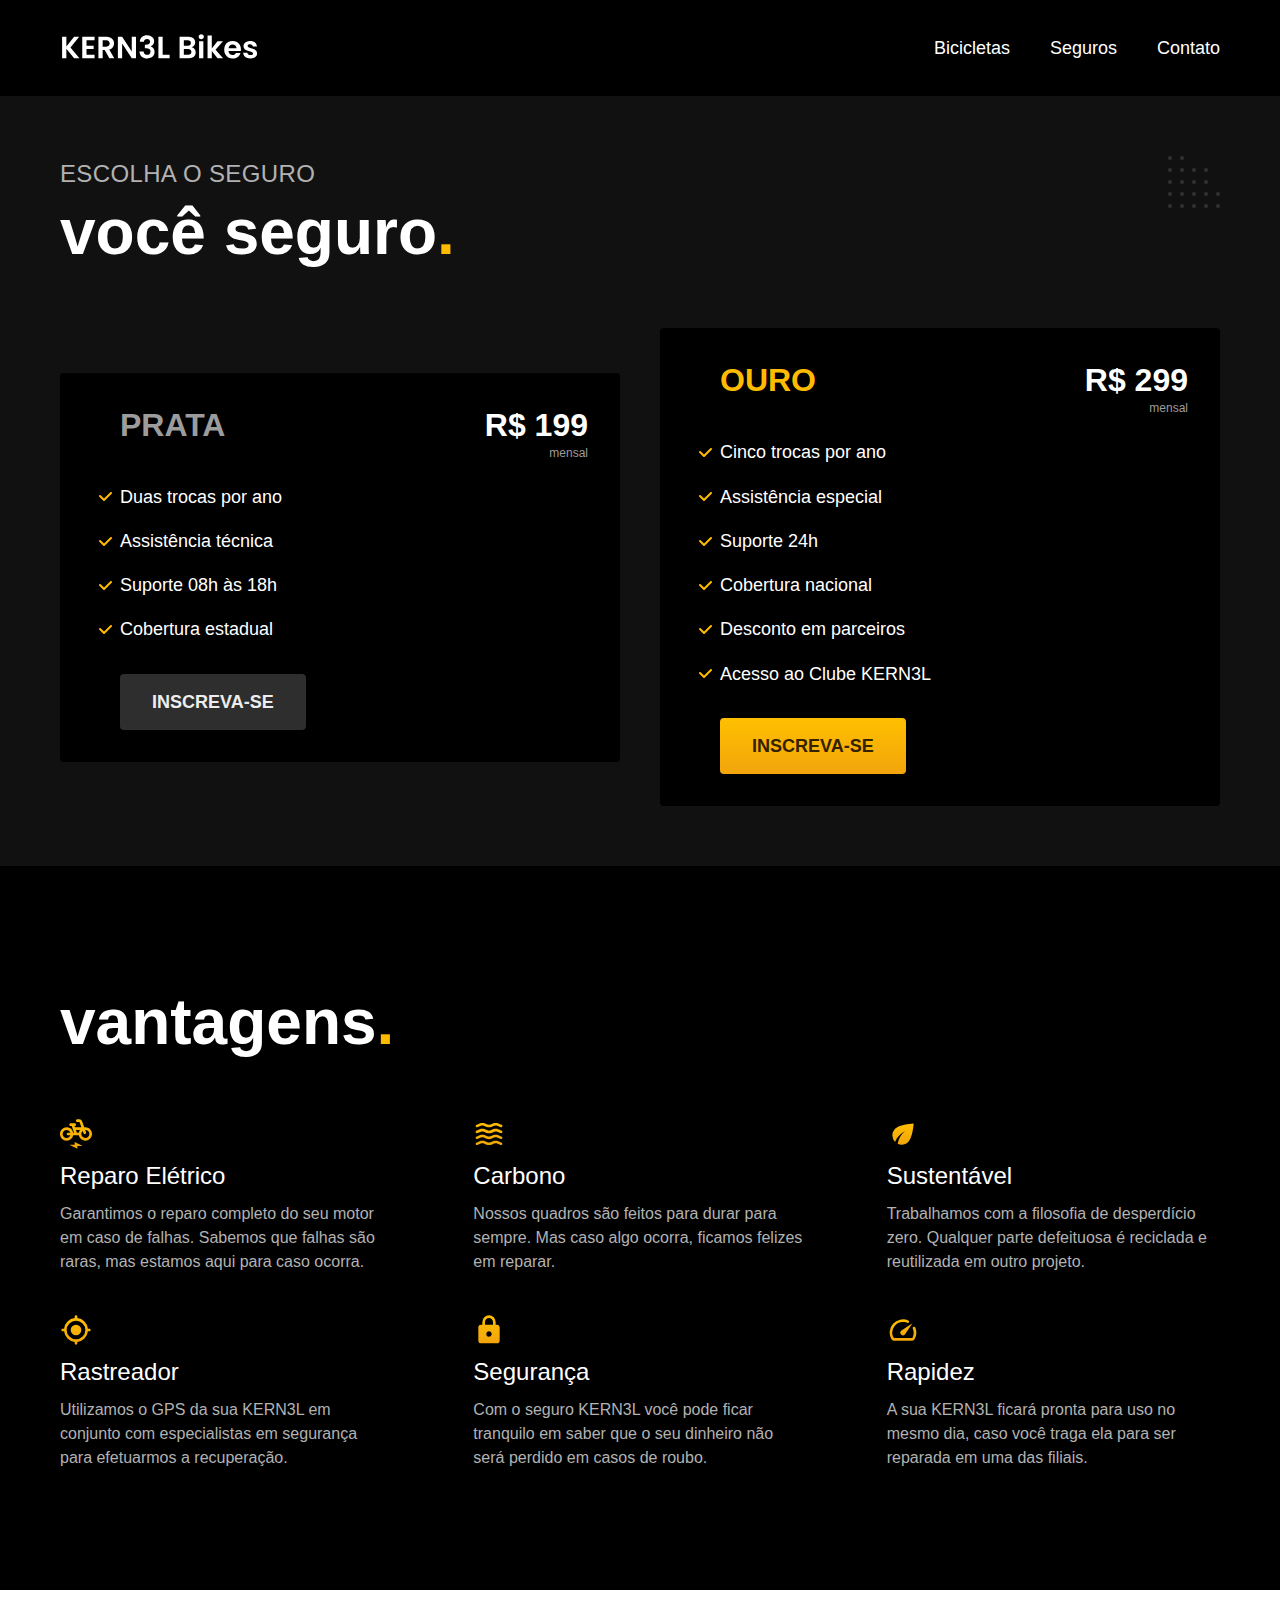
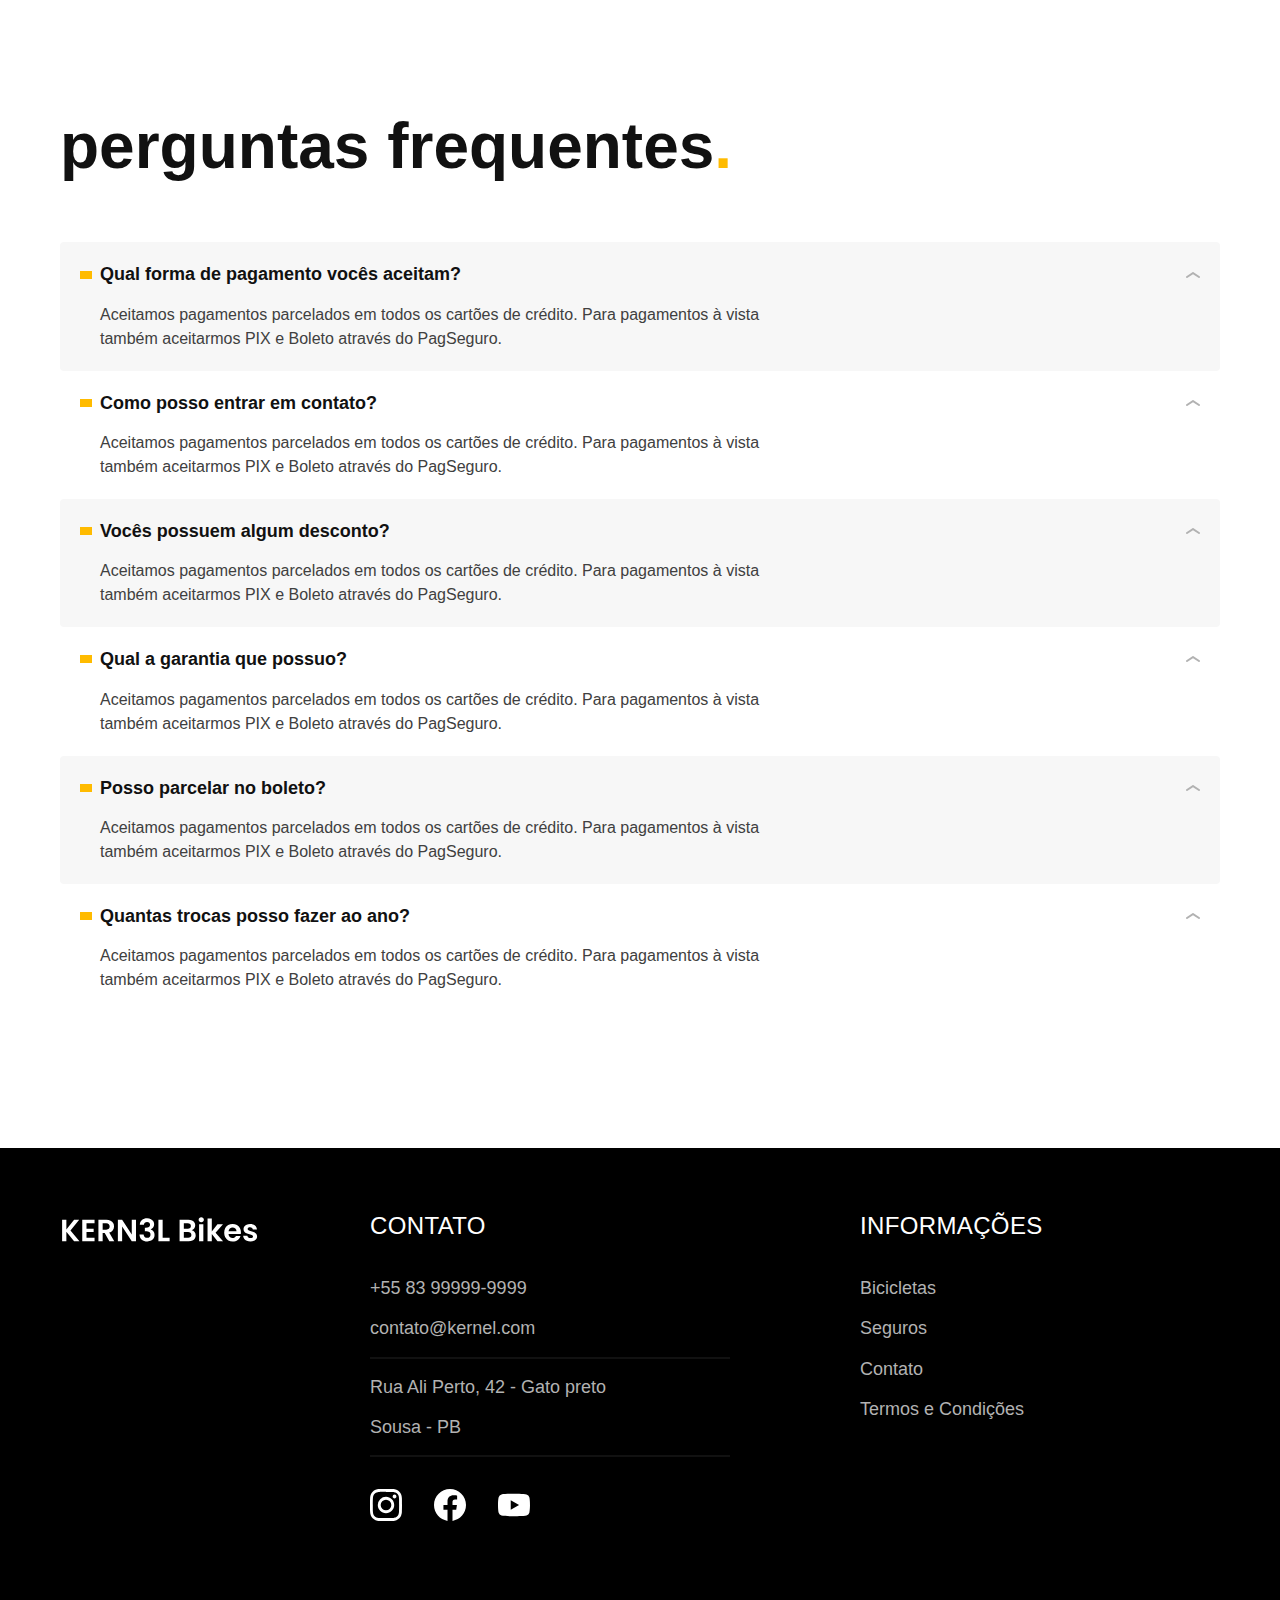
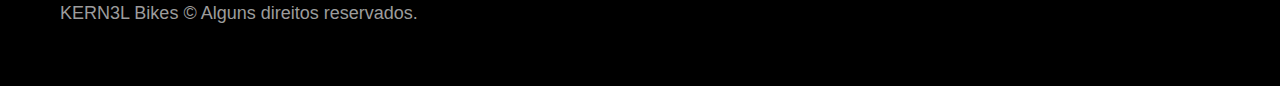
<file: seguros.html>
<!DOCTYPE html>
<html lang="pt-br">

<head>
  <meta charset="UTF-8">
  <meta name="viewport" content="width=device-width, initial-scale=1.0">

  <title>Seguros | KERN3L</title>
  <meta name="description" content="Seguros.">

  <link rel="preload" href="./css/style.css" as="style">
  <link rel="stylesheet" href="./css/style.css">
</head>

<body id="seguros">
  <header class="header-bg">
    <div class="header container">
      <a href="./">
        <img src="./img/kernel.svg" width="200" height="45" alt="kernel">
      </a>

      <nav aria-label="primaria">
        <ul class="header-menu font-1-m cor-0">
          <li><a href="./bicicletas.html">Bicicletas</a></li>
          <li><a href="./seguros.html">Seguros</a></li>
          <li><a href="./contato.html">Contato</a></li>
        </ul>
      </nav>
    </div>
  </header>

  <main class="seguros-bg">
    <div class="titulo-bg">
      <div class="titulo container">
        <p class="font-2-l-b cor-5">Escolha o seguro</p>
        <h1 class="font-1-xxl cor-0">você seguro<span class="cor-p1">.</span></h1>
      </div>
    </div>

    <div class="seguros container">

      <div class="seguros-item">
        <h3 class="font-1-xl cor-6">PRATA</h3>
        <span class="font-1-xl cor-0">R$ 199 <span class="font-1-xs cor-6">mensal</span></span>
        <ul class="font-2-m cor-0">
          <li>Duas trocas por ano</li>
          <li>Assistência técnica</li>
          <li>Suporte 08h às 18h</li>
          <li>Cobertura estadual</li>
        </ul>
        <a class="botao secundario" href="./orcamento.html">Inscreva-se</a>
      </div>

      <div class="seguros-item">
        <h3 class="font-1-xl cor-p1">OURO</h3>
        <span class="font-1-xl cor-0">R$ 299 <span class="font-1-xs cor-6">mensal</span></span>
        <ul class="font-2-m cor-0">
          <li>Cinco trocas por ano</li>
          <li>Assistência especial</li>
          <li>Suporte 24h</li>
          <li>Cobertura nacional</li>
          <li>Desconto em parceiros</li>
          <li>Acesso ao Clube KERN3L</li>
        </ul>
        <a class="botao" href="./orcamento.html">Inscreva-se</a>
      </div>
    </div>
  </main>

  <article class="vantagens-bg">
    <div class="vantagens container">
      <h2 class="font-1-xxl cor-0">vantagens<span class="cor-p1">.</span></h2>
      <ul>
        <li>
          <img src="./img/icones/eletrica.svg" alt="">
          <h3 class="font-1-l cor-0">Reparo Elétrico</h3>
          <p class="font-2-s cor-5">Garantimos o reparo completo do seu motor em caso de falhas. Sabemos que falhas são raras, mas estamos aqui para caso ocorra.</p>
        </li>
        <li>
          <img src="./img/icones/carbono.svg" alt="">
          <h3 class="font-1-l cor-0">Carbono</h3>
          <p class="font-2-s cor-5">Nossos quadros são feitos para durar para sempre. Mas caso algo ocorra, ficamos felizes em reparar.</p>
        </li>
        <li>
          <img src="./img/icones/sustentavel.svg" alt="">
          <h3 class="font-1-l cor-0">Sustentável</h3>
          <p class="font-2-s cor-5">Trabalhamos com a filosofia de desperdício zero. Qualquer parte defeituosa é reciclada e reutilizada em outro projeto.</p>
        </li>
        <li>
          <img src="./img/icones/rastreador.svg" alt="">
          <h3 class="font-1-l cor-0">Rastreador</h3>
          <p class="font-2-s cor-5">Utilizamos o GPS da sua KERN3L em conjunto com especialistas em segurança para efetuarmos a recuperação.</p>
        </li>
        <li>
          <img src="./img/icones/seguro.svg" alt="">
          <h3 class="font-1-l cor-0">Segurança</h3>
          <p class="font-2-s cor-5">Com o seguro KERN3L você pode ficar tranquilo em saber que o seu dinheiro não será perdido em casos de roubo.</p>
        </li>
        <li>
          <img src="./img/icones/velocidade.svg" alt="">
          <h3 class="font-1-l cor-0">Rapidez</h3>
          <p class="font-2-s cor-5">A sua KERN3L ficará pronta para uso no mesmo dia, caso você traga ela para ser reparada em uma das filiais.</p>
        </li>
      </ul>
    </div>
  </article>

  <article class="perguntas container">
    <h2 class="font-1-xxl">perguntas frequentes<span class="cor-p1">.</span></h2>

    <dl>
      <div>
        <dt class="font-1-m-b">Qual forma de pagamento vocês aceitam?</dt>
        <dd class="font-2-s cor-9">Aceitamos pagamentos parcelados em todos os cartões de crédito. Para pagamentos à vista também aceitarmos PIX e Boleto através do PagSeguro.</dd>
      </div>
      <div>
        <dt class="font-1-m-b">Como posso entrar em contato?</dt>
        <dd class="font-2-s cor-9">Aceitamos pagamentos parcelados em todos os cartões de crédito. Para pagamentos à vista também aceitarmos PIX e Boleto através do PagSeguro.</dd>
      </div>
      <div>
        <dt class="font-1-m-b">Vocês possuem algum desconto?</dt>
        <dd class="font-2-s cor-9">Aceitamos pagamentos parcelados em todos os cartões de crédito. Para pagamentos à vista também aceitarmos PIX e Boleto através do PagSeguro.</dd>
      </div>
      <div>
        <dt class="font-1-m-b">Qual a garantia que possuo?</dt>
        <dd class="font-2-s cor-9">Aceitamos pagamentos parcelados em todos os cartões de crédito. Para pagamentos à vista também aceitarmos PIX e Boleto através do PagSeguro.</dd>
      </div>
      <div>
        <dt class="font-1-m-b">Posso parcelar no boleto?</dt>
        <dd class="font-2-s cor-9">Aceitamos pagamentos parcelados em todos os cartões de crédito. Para pagamentos à vista também aceitarmos PIX e Boleto através do PagSeguro.</dd>
      </div>
      <div>
        <dt class="font-1-m-b">Quantas trocas posso fazer ao ano?</dt>
        <dd class="font-2-s cor-9">Aceitamos pagamentos parcelados em todos os cartões de crédito. Para pagamentos à vista também aceitarmos PIX e Boleto através do PagSeguro.</dd>
      </div>
    </dl>
  </article>

  <footer class="footer-bg">
    <div class="footer container">
      <img src="./img/kernel.svg" width="200" height="45" alt="kernel">
      <div class="footer-contato">
        <h3 class="font-2-l-b cor-0">Contato</h3>
        <ul class="font-2-m cor-5">
          <li><a href="tel:+552199999999">+55 83 99999-9999</a></li>
          <li><a href="mailto:contato@kernel.com">contato@kernel.com</a></li>
          <li>Rua Ali Perto, 42 - Gato preto</li>
          <li>Sousa - PB</li>
        </ul>
        <div class="footer-redes">
          <a href="./">
            <img src="./img/redes/instagram.svg" alt="Instagram">
          </a>
          <a href="./">
            <img src="./img/redes/facebook.svg" alt="Facebook">
          </a>
          <a href="./">
            <img src="./img/redes/youtube.svg" alt="Youtube">
          </a>
        </div>
      </div>
      <div class="footer-informacoes">
        <h3 class="font-2-l-b cor-0">Informações</h3>
        <nav>
          <ul class="font-1-m cor-5">
            <li><a href="./bicicletas.html">Bicicletas</a></li>
            <li><a href="./seguros.html">Seguros</a></li>
            <li><a href="./contato.html">Contato</a></li>
            <li><a href="./termos.html">Termos e Condições</a></li>
          </ul>
        </nav>
      </div>
      <p class="footer-copy font-2-m cor-6">KERN3L Bikes © Alguns direitos reservados.</p>
    </div>
  </footer>
</body>

</html>
</file>
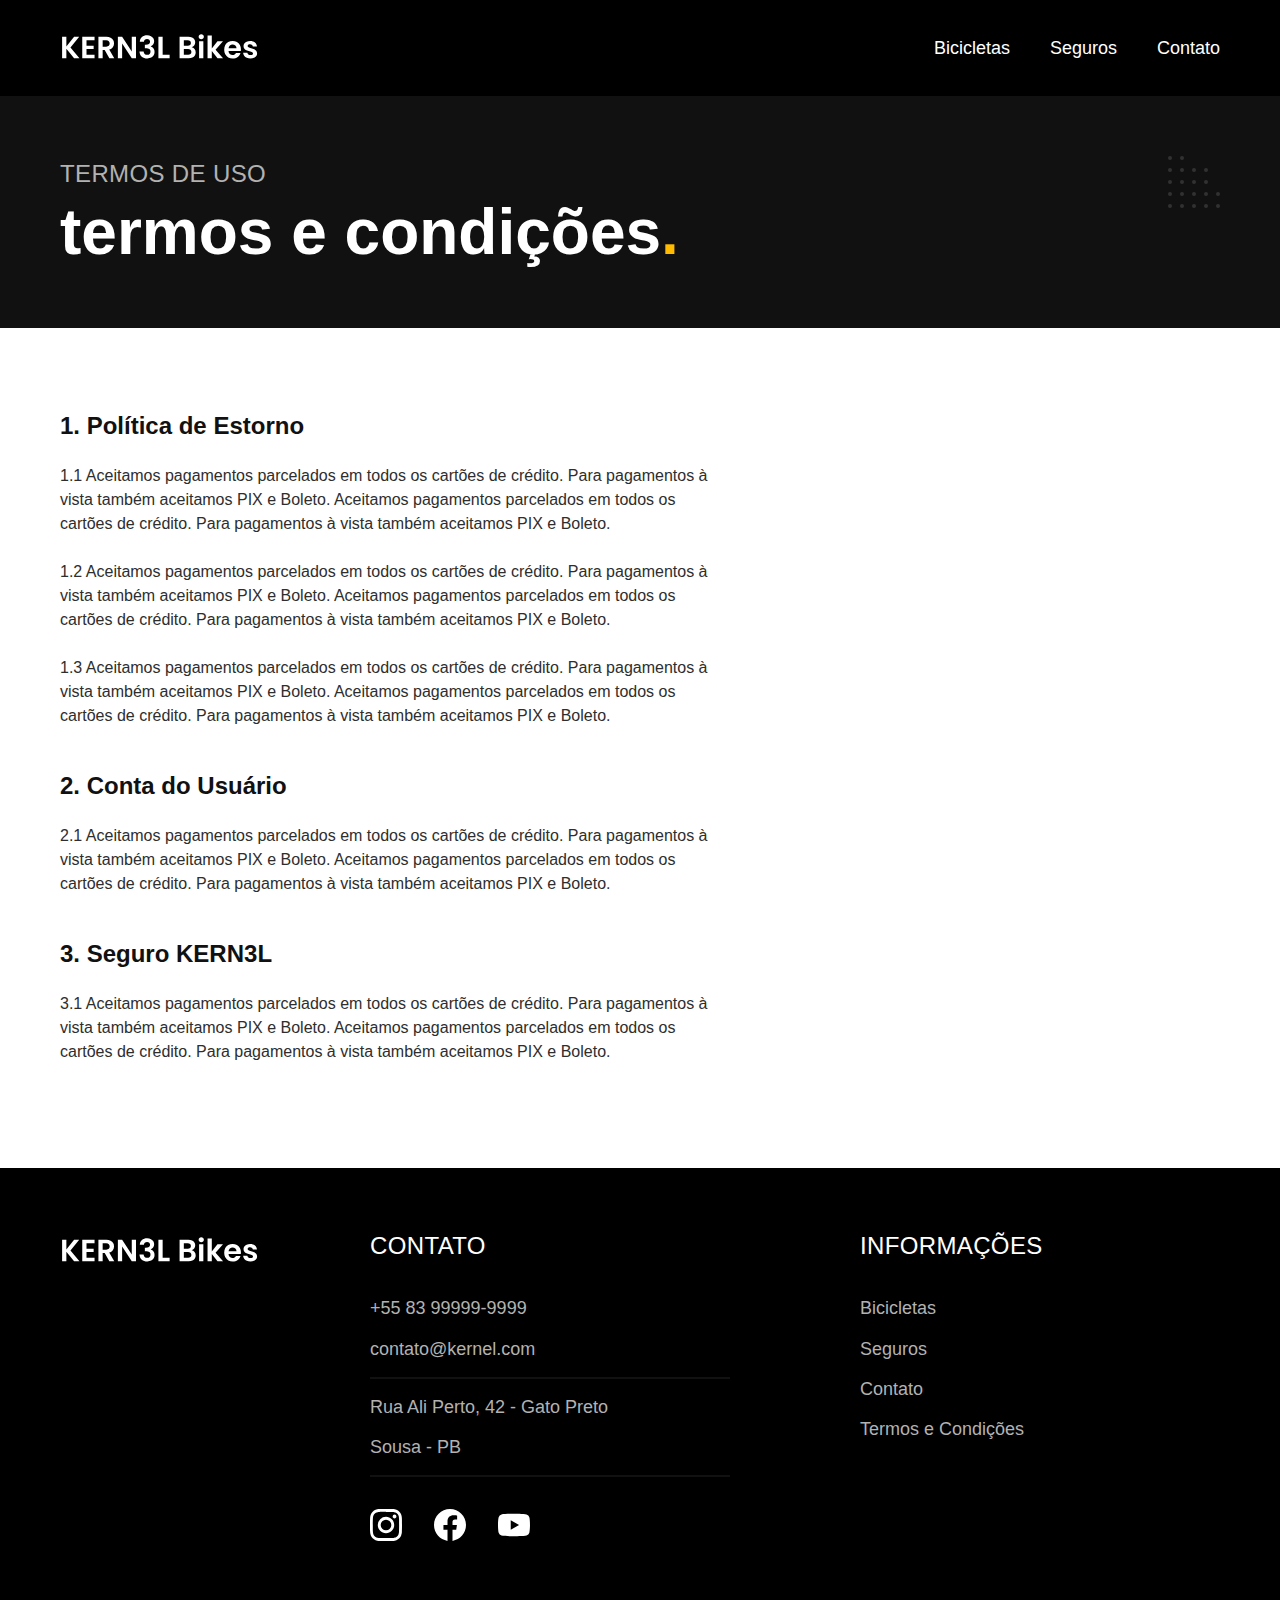
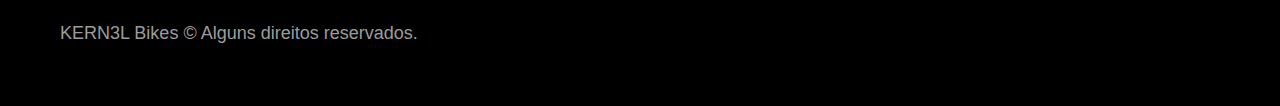
<file: termos.html>
<!DOCTYPE html>
<html lang="pt-br">

<head>
  <meta charset="UTF-8">
  <meta name="viewport" content="width=device-width, initial-scale=1.0">

  <title>Termos e Condições | KERN3L</title>
  <meta name="description" content="Termos e condições.">

  <link rel="preload" href="./css/style.css" as="style">
  <link rel="stylesheet" href="./css/style.css">
</head>

<body id="termos">
  <header class="header-bg">
    <div class="header container">
      <a href="./">
        <img src="./img/kernel.svg" width="200" height="45" alt="kernel">
      </a>

      <nav aria-label="primaria">
        <ul class="header-menu font-1-m cor-0">
          <li><a href="./bicicletas.html">Bicicletas</a></li>
          <li><a href="./seguros.html">Seguros</a></li>
          <li><a href="./contato.html">Contato</a></li>
        </ul>
      </nav>
    </div>
  </header>

  <main>
    <div class="titulo-bg">
      <div class="titulo container">
        <p class="font-2-l-b cor-5">Termos de uso</p>
        <h1 class="font-1-xxl cor-0">termos e condições<span class="cor-p1">.</span></h1>
      </div>
    </div>

    <div class="termos font-2-s cor-10 container">
      <h2 class="font-1-l cor-11">1. Política de Estorno</h2>
      <p>1.1 Aceitamos pagamentos parcelados em todos os cartões de crédito. Para pagamentos à vista também aceitamos PIX e Boleto. Aceitamos pagamentos parcelados em todos os cartões de crédito. Para pagamentos à vista também aceitamos PIX e Boleto.</p>
      <p>1.2 Aceitamos pagamentos parcelados em todos os cartões de crédito. Para pagamentos à vista também aceitamos PIX e Boleto. Aceitamos pagamentos parcelados em todos os cartões de crédito. Para pagamentos à vista também aceitamos PIX e Boleto.</p>
      <p>1.3 Aceitamos pagamentos parcelados em todos os cartões de crédito. Para pagamentos à vista também aceitamos PIX e Boleto. Aceitamos pagamentos parcelados em todos os cartões de crédito. Para pagamentos à vista também aceitamos PIX e Boleto.</p>
      <h2 class="font-1-l cor-11">2. Conta do Usuário</h2>
      <p>2.1 Aceitamos pagamentos parcelados em todos os cartões de crédito. Para pagamentos à vista também aceitamos PIX e Boleto. Aceitamos pagamentos parcelados em todos os cartões de crédito. Para pagamentos à vista também aceitamos PIX e Boleto.</p>
      <h2 class="font-1-l cor-11">3. Seguro KERN3L</h2>
      <p>3.1 Aceitamos pagamentos parcelados em todos os cartões de crédito. Para pagamentos à vista também aceitamos PIX e Boleto. Aceitamos pagamentos parcelados em todos os cartões de crédito. Para pagamentos à vista também aceitamos PIX e Boleto.</p>
    </div>
  </main>

  <footer class="footer-bg">
    <div class="footer container">
      <img src="./img/kernel.svg" width="200" height="45" alt="kernel">
      <div class="footer-contato">
        <h3 class="font-2-l-b cor-0">Contato</h3>
        <ul class="font-2-m cor-5">
          <li><a href="tel:+552199999999">+55 83 99999-9999</a></li>
          <li><a href="mailto:contato@kernel.com">contato@kernel.com</a></li>
          <li>Rua Ali Perto, 42 - Gato Preto</li>
          <li>Sousa - PB</li>
        </ul>
        <div class="footer-redes">
          <a href="./">
            <img src="./img/redes/instagram.svg" alt="Instagram">
          </a>
          <a href="./">
            <img src="./img/redes/facebook.svg" alt="Facebook">
          </a>
          <a href="./">
            <img src="./img/redes/youtube.svg" alt="Youtube">
          </a>
        </div>
      </div>
      <div class="footer-informacoes">
        <h3 class="font-2-l-b cor-0">Informações</h3>
        <nav>
          <ul class="font-1-m cor-5">
            <li><a href="./bicicletas.html">Bicicletas</a></li>
            <li><a href="./seguros.html">Seguros</a></li>
            <li><a href="./contato.html">Contato</a></li>
            <li><a href="./termos.html">Termos e Condições</a></li>
          </ul>
        </nav>
      </div>
      <p class="footer-copy font-2-m cor-6">KERN3L Bikes © Alguns direitos reservados.</p>
    </div>
  </footer>
</body>

</html>
</file>
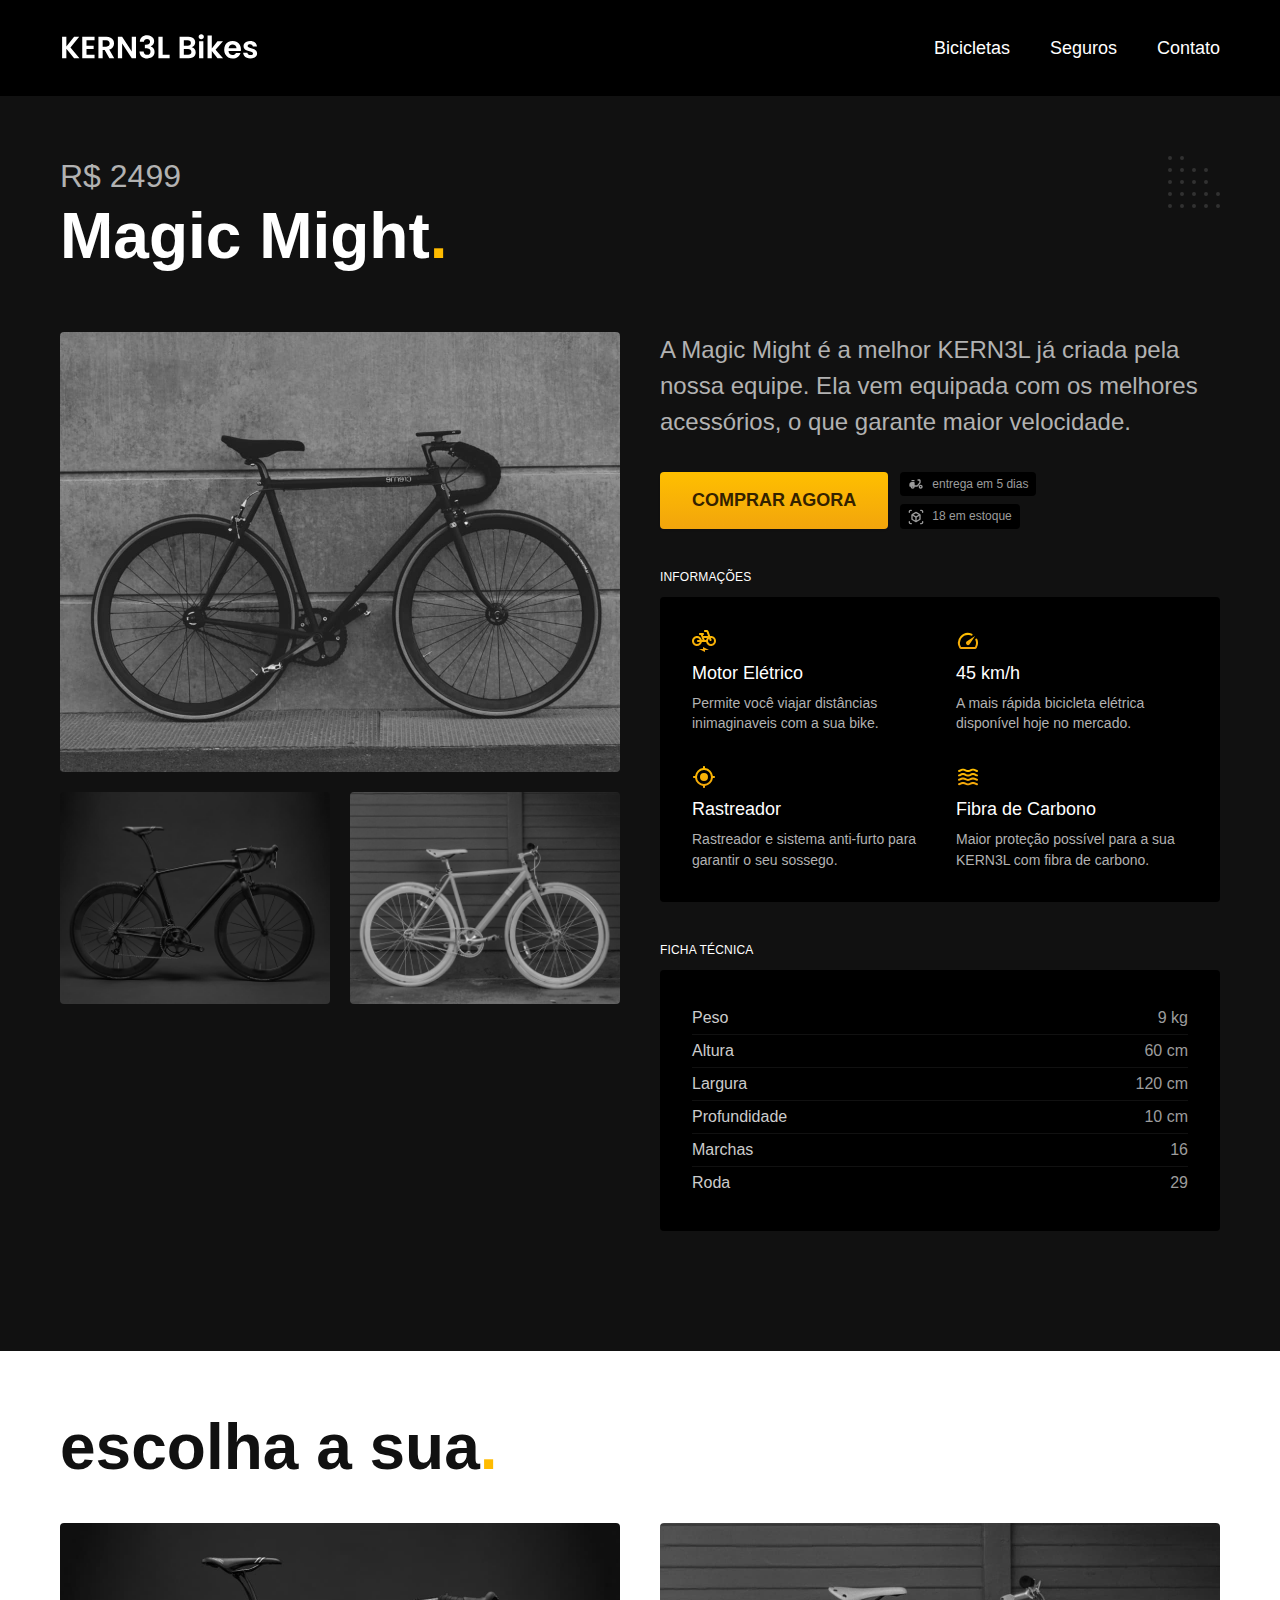
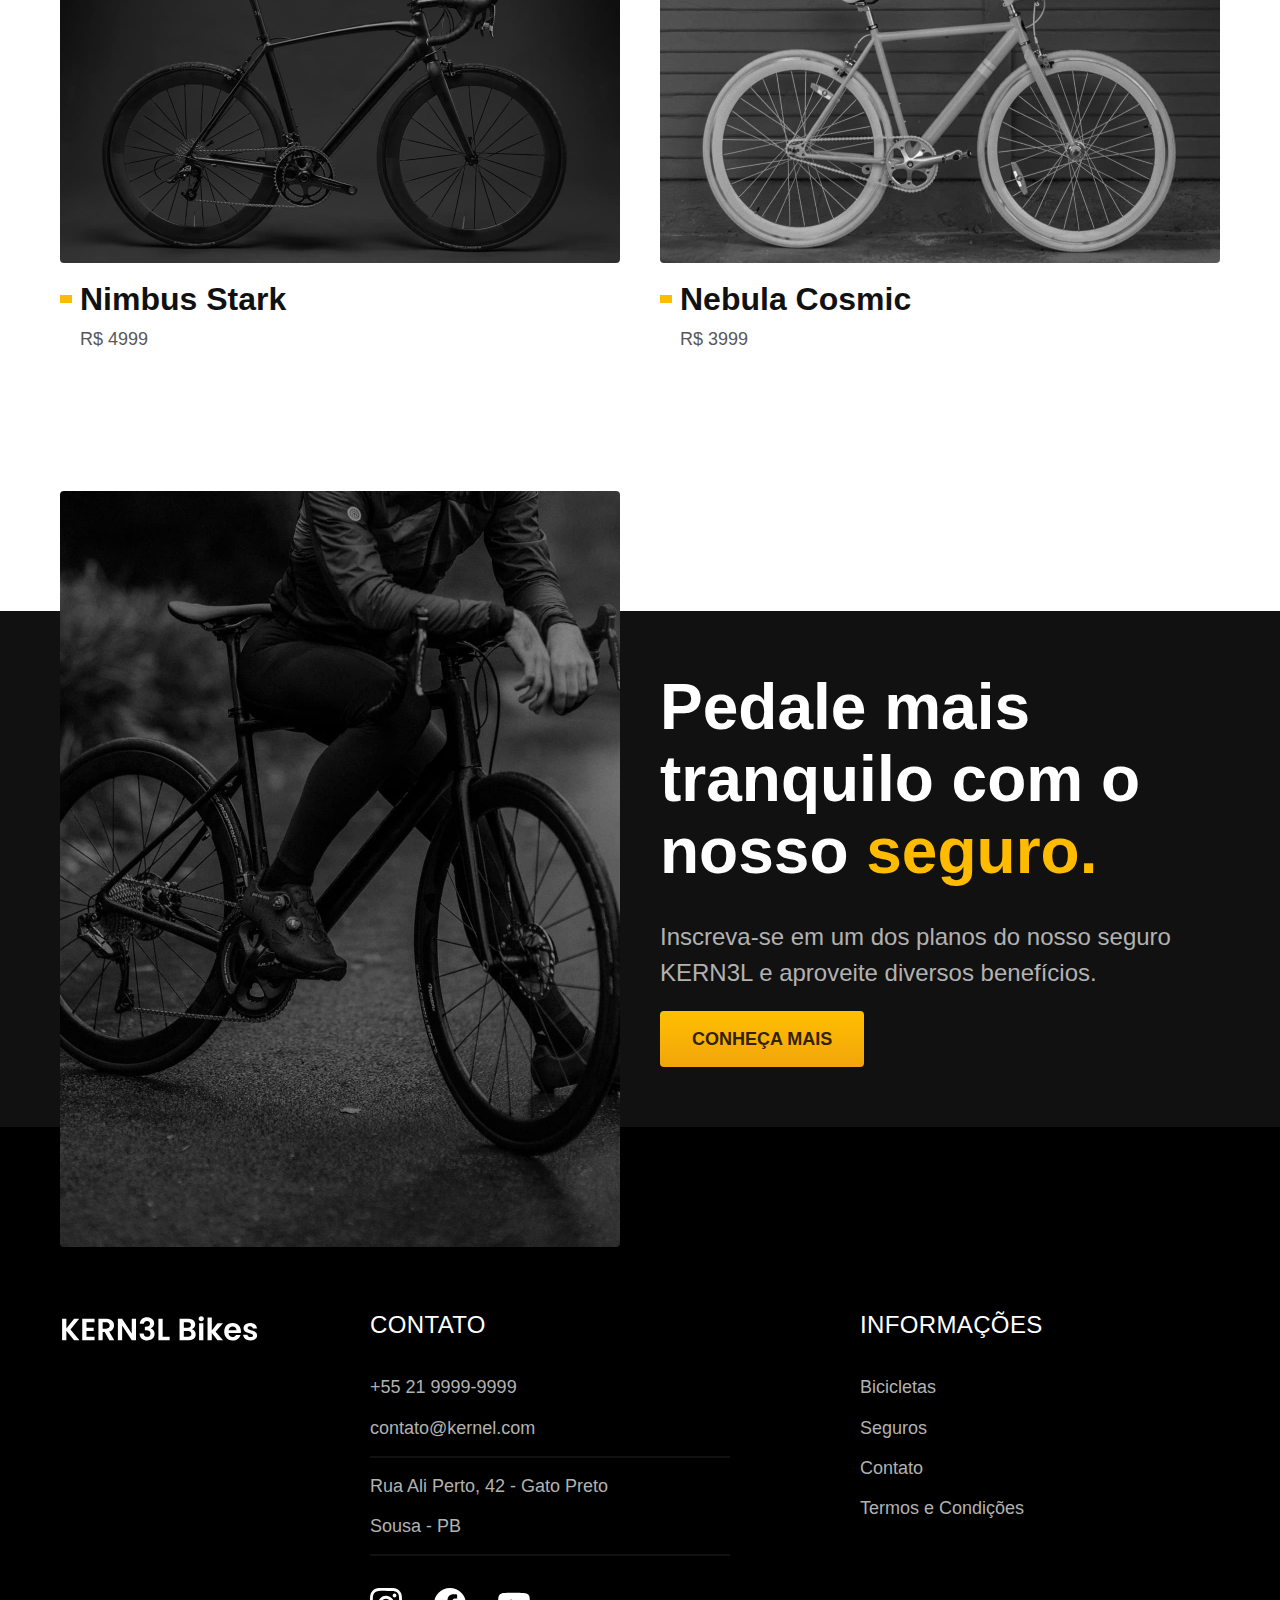
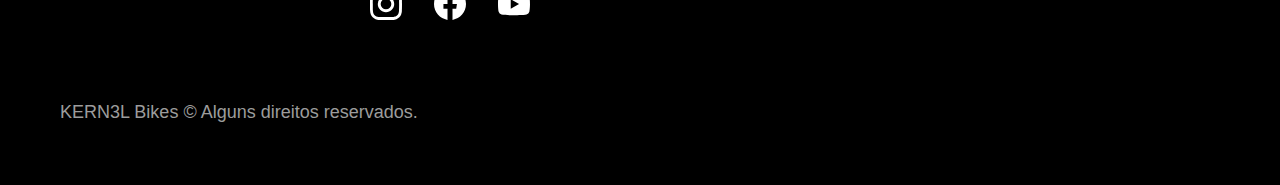
<file: bicicletas/magic.html>
<!DOCTYPE html>
<html lang="pt-br">

<head>
  <meta charset="UTF-8">
  <meta name="viewport" content="width=device-width, initial-scale=1.0">

  <title>Magic | KERN3L</title>
  <meta name="description" content="Magic.">

  <link rel="preload" href="../css/style.css" as="style">
  <link rel="stylesheet" href="../css/style.css">
</head>

<body id="bicicleta">
  <header class="header-bg">
    <div class="header container">
      <a href="../">
        <img src="../img/kernel.svg" width="200" height="45" alt="kernel">
      </a>

      <nav aria-label="primaria">
        <ul class="header-menu font-1-m cor-0">
          <li><a href="../bicicletas.html">Bicicletas</a></li>
          <li><a href="../seguros.html">Seguros</a></li>
          <li><a href="../contato.html">Contato</a></li>
        </ul>
      </nav>
    </div>
  </header>

  <main class="titulo-bg">
    <div>
      <div class="titulo container">
        <p class="font-2-xl cor-5">R$ 2499</p>
        <h1 class="font-1-xxl cor-0">Magic Might<span class="cor-p1">.</span></h1>
      </div>
    </div>
    <div class="bicicleta container">
      <div class="bicicleta-imagens">
        <img src="../img/bicicleta/nimbus2.jpg" alt="">
        <img src="../img/bicicleta/nimbus1.jpg" alt="">
        <img src="../img/bicicleta/nimbus3.jpg" alt="">
      </div>
      <div class="bicicleta-conteudo">
        <p class="font-2-l cor-5">A Magic Might é a melhor KERN3L já criada pela nossa equipe. Ela vem equipada com os melhores acessórios, o que garante maior velocidade.</p>
        <div class="bicicleta-comprar">
          <a class="botao" href="../orcamento.html">Comprar Agora</a>
          <span class="font-1-xs cor-6"><img src="../img/icones/entrega.svg" alt=""> entrega em 5 dias</span>
          <span class="font-1-xs cor-6"><img src="../img/icones/estoque.svg" alt=""> 18 em estoque</span>
        </div>

        <h2 class="font-1-xs cor-0">Informações</h2>
        <ul class="bicicleta-informacoes">
          <li>
            <img src="../img/icones/eletrica.svg" alt="">
            <h3 class="font-1-m cor-0">Motor Elétrico</h3>
            <p class="font-2-xs cor-5">Permite você viajar distâncias inimaginaveis com a sua bike.</p>
          </li>
          <li>
            <img src="../img/icones/velocidade.svg" alt="">
            <h3 class="font-1-m cor-0">45 km/h</h3>
            <p class="font-2-xs cor-5">A mais rápida bicicleta elétrica disponível hoje no mercado.</p>
          </li>
          <li>
            <img src="../img/icones/rastreador.svg" alt="">
            <h3 class="font-1-m cor-0">Rastreador</h3>
            <p class="font-2-xs cor-5">Rastreador e sistema anti-furto para garantir o seu sossego.</p>
          </li>
          <li>
            <img src="../img/icones/carbono.svg" alt="">
            <h3 class="font-1-m cor-0">Fibra de Carbono</h3>
            <p class="font-2-xs cor-5">Maior proteção possível para a sua KERN3L com fibra de carbono.</p>
          </li>
        </ul>
        <h2 class="font-1-xs cor-0">Ficha Técnica</h2>
        <ul class="bicicleta-ficha font-2-s cor-4">
          <li>Peso <span>9 kg</span></li>
          <li>Altura <span>60 cm</span></li>
          <li>Largura <span>120 cm</span></li>
          <li>Profundidade <span>10 cm</span></li>
          <li>Marchas <span>16</span></li>
          <li>Roda <span>29</span></li>
        </ul>
      </div>
    </div>
  </main>

  <article class="bicicletas-lista container">
    <h2 class="font-1-xxl">escolha a sua<span class="cor-p1">.</span></h2>

    <ul>
      <li>
        <a href="./nimbus.html">
          <img src="../img/bicicletas/nimbus.jpg" alt="Bicicleta preta">
          <h3 class="font-1-xl">Nimbus Stark</h3>
          <span class="font-2-m cor-8">R$ 4999</span>
        </a>
      </li>
      <li>
        <a href="./nebula.html">
          <img src="../img/bicicletas/nebula.jpg" alt="Bicicleta preta">
          <h3 class="font-1-xl">Nebula Cosmic</h3>
          <span class="font-2-m cor-8">R$ 3999</span>
        </a>
      </li>
    </ul>
  </article>

  <article class="seguro-bg">
    <div class="seguro container">
      <div class="seguro-imagem">
        <img src="../img/fotos/seguros.jpg" alt="Pessoa parada em cima de uma bicicleta.">
      </div>
      <div class="seguro-conteudo">
        <h2 class="font-1-xxl cor-0">Pedale mais tranquilo com o nosso <span class="cor-p1">seguro.</span></h2>
        <p class="font-2-l cor-5">Inscreva-se em um dos planos do nosso seguro KERN3L e aproveite diversos benefícios.</p>
        <a class="botao" href="../seguros.html">Conheça Mais</a>
      </div>
    </div>
  </article>

  <footer class="footer-bg">
    <div class="footer container">
      <img src="../img/kernel.svg" width="200" height="45" alt="kernel">
      <div class="footer-contato">
        <h3 class="font-2-l-b cor-0">Contato</h3>
        <ul class="font-2-m cor-5">
          <li><a href="tel:+552199999999">+55 21 9999-9999</a></li>
          <li><a href="mailto:contato@kernel.com">contato@kernel.com</a></li>
          <li>Rua Ali Perto, 42 - Gato Preto</li>
          <li>Sousa - PB</li>
        </ul>
        <div class="footer-redes">
          <a href="../">
            <img src="../img/redes/instagram.svg" alt="Instagram">
          </a>
          <a href="../">
            <img src="../img/redes/facebook.svg" alt="Facebook">
          </a>
          <a href="../">
            <img src="../img/redes/youtube.svg" alt="Youtube">
          </a>
        </div>
      </div>
      <div class="footer-informacoes">
        <h3 class="font-2-l-b cor-0">Informações</h3>
        <nav>
          <ul class="font-1-m cor-5">
            <li><a href="../bicicletas.html">Bicicletas</a></li>
            <li><a href="../seguros.html">Seguros</a></li>
            <li><a href="../contato.html">Contato</a></li>
            <li><a href="../termos.html">Termos e Condições</a></li>
          </ul>
        </nav>
      </div>
      <p class="footer-copy font-2-m cor-6">KERN3L Bikes © Alguns direitos reservados.</p>
    </div>
  </footer>
</body>

</html>
</file>
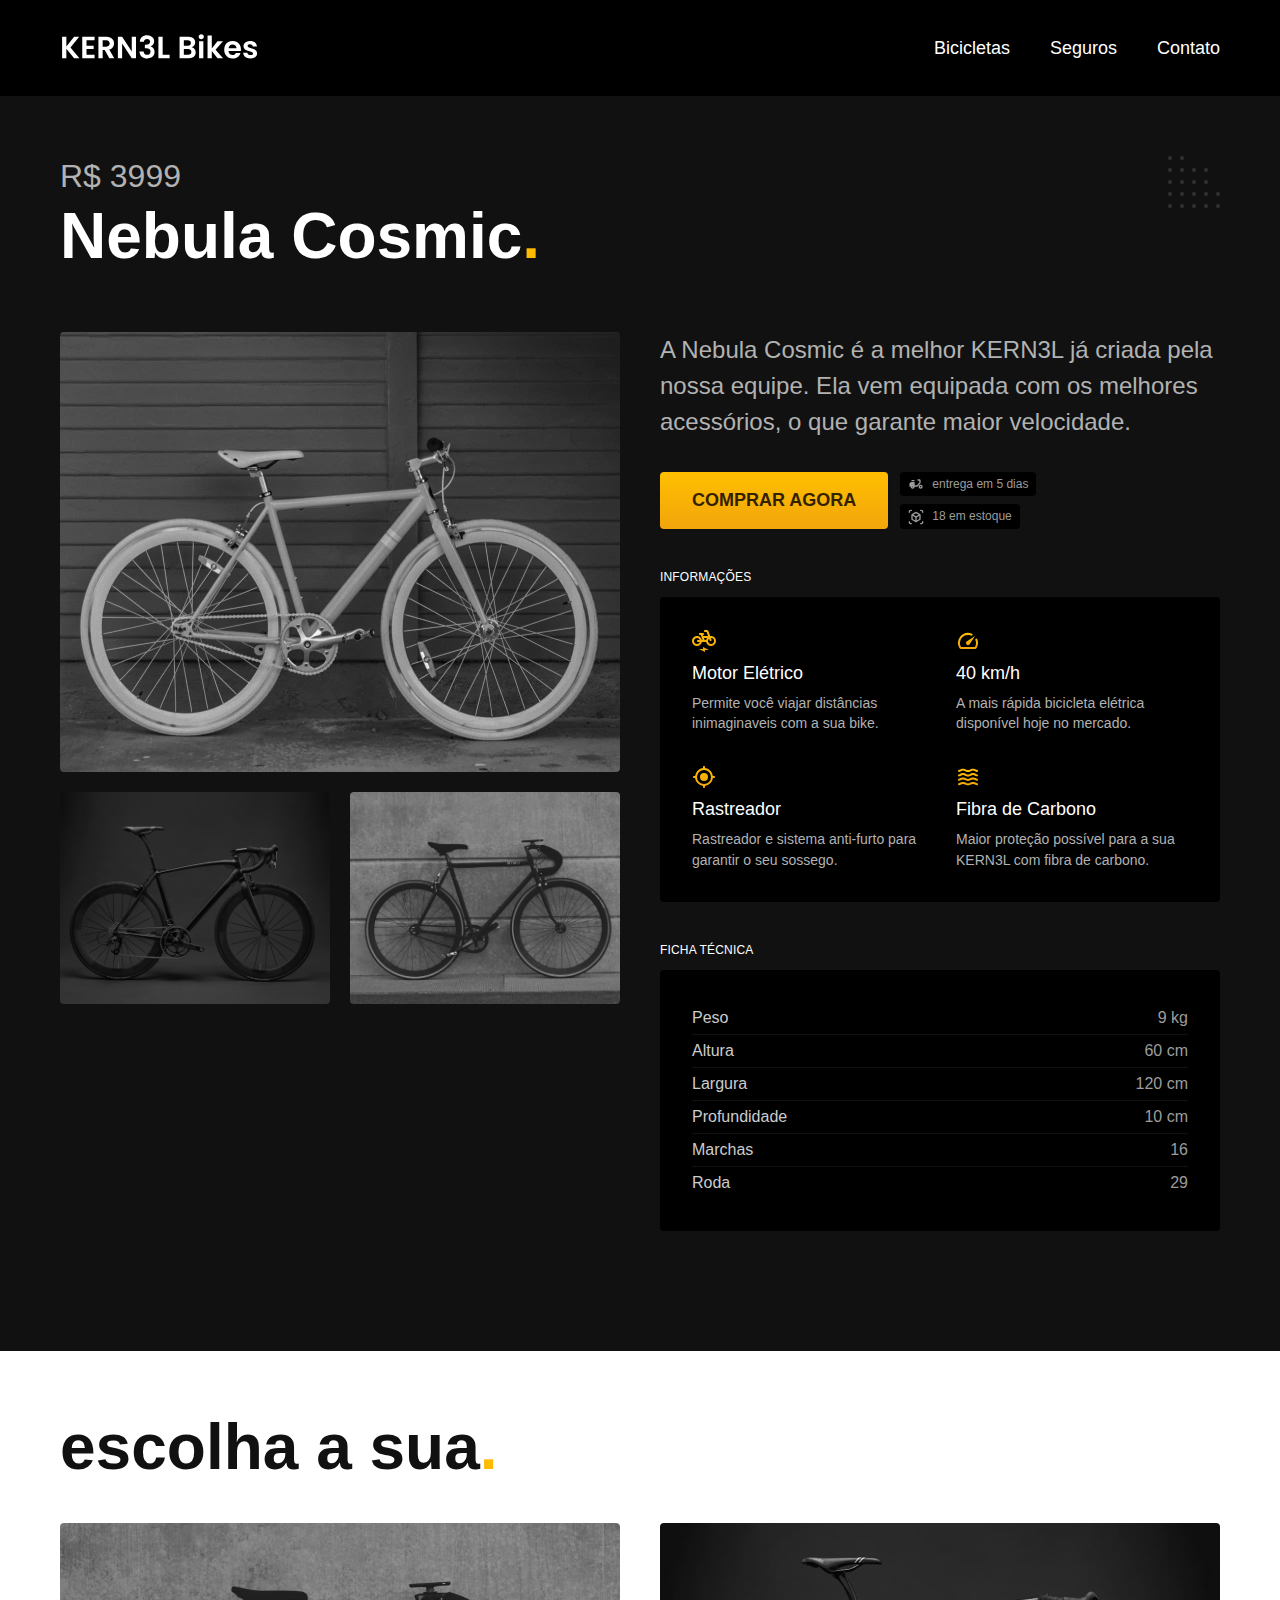
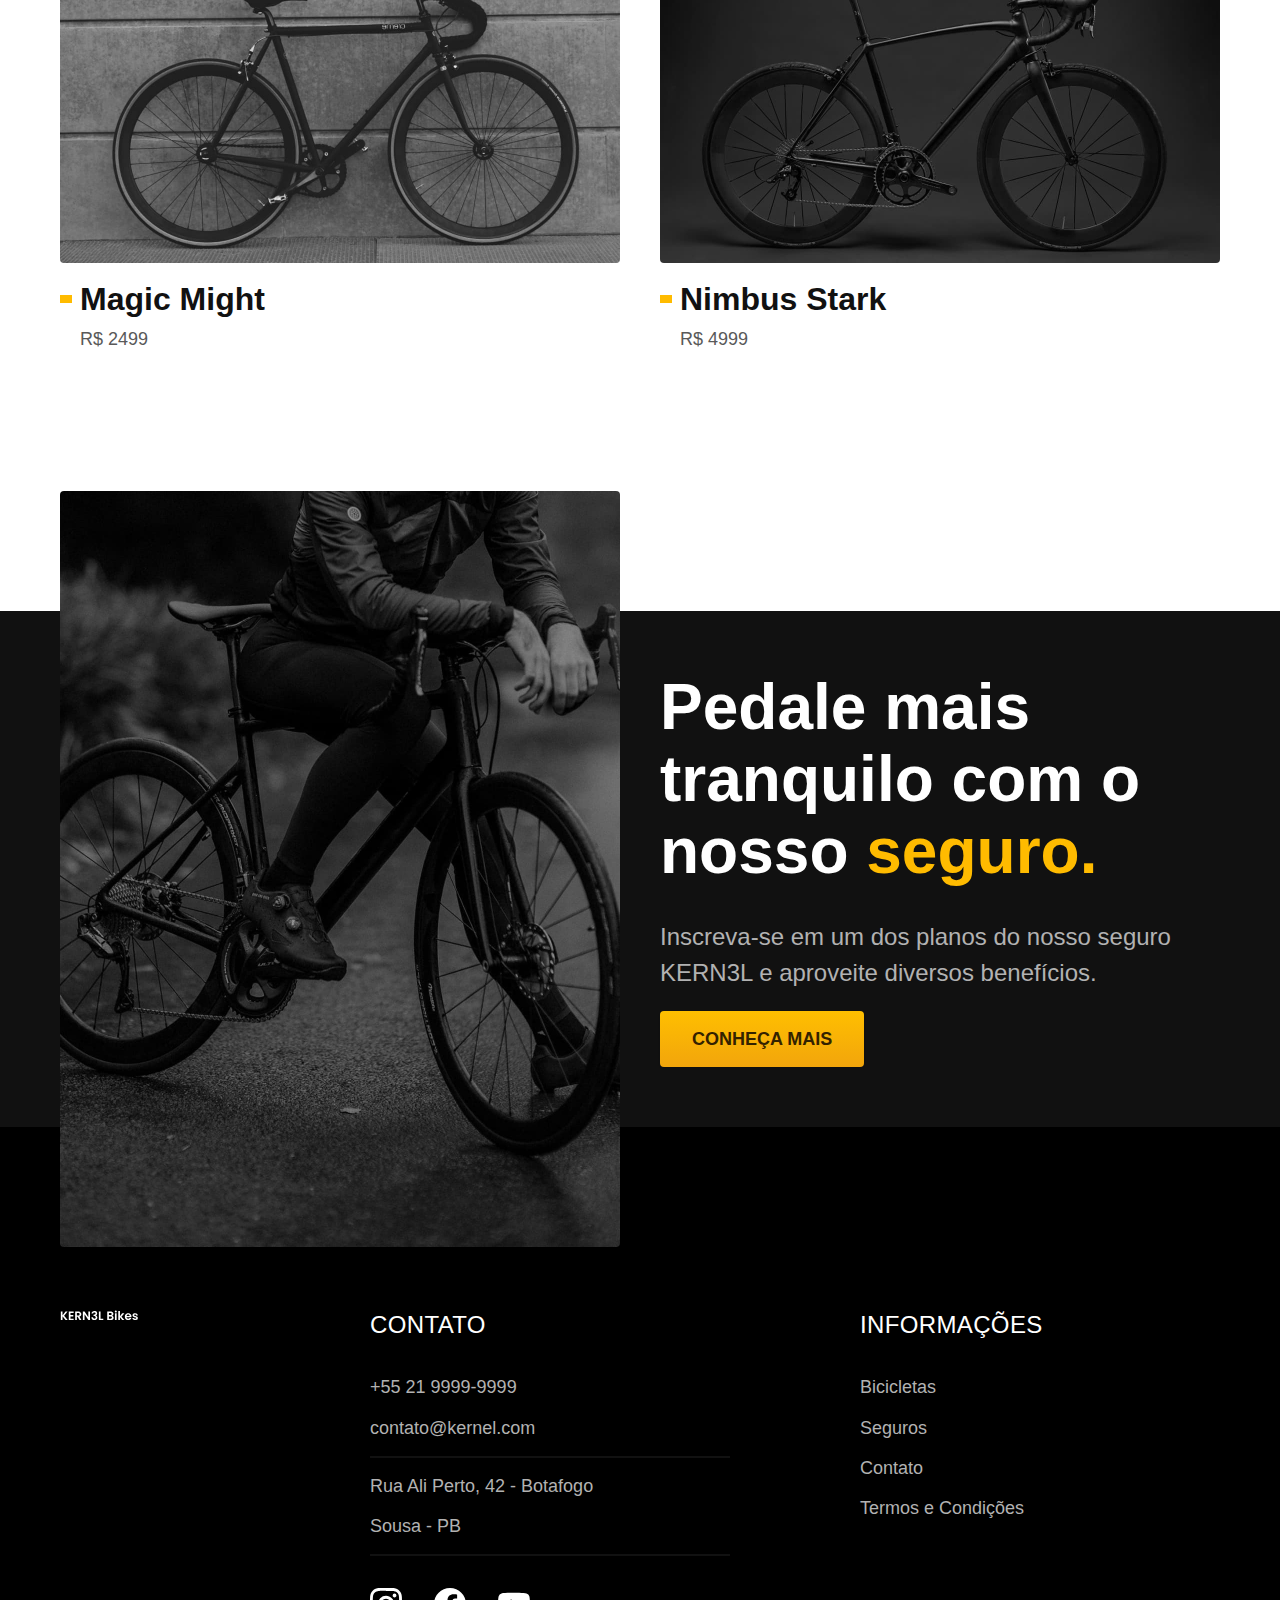
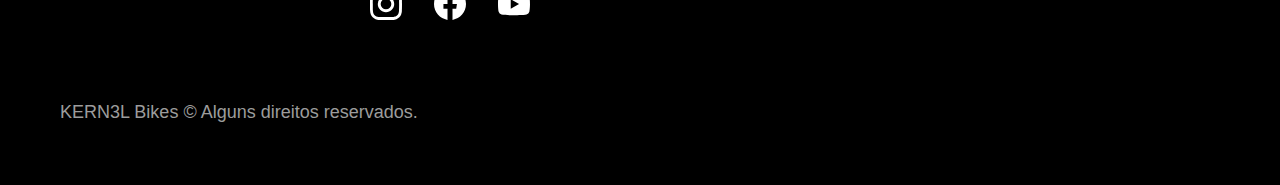
<file: bicicletas/nebula.html>
<!DOCTYPE html>
<html lang="pt-br">

<head>
  <meta charset="UTF-8">
  <meta name="viewport" content="width=device-width, initial-scale=1.0">

  <title>Nebula | KERN3L</title>
  <meta name="description" content="Nebula.">

  <link rel="preload" href="../css/style.css" as="style">
  <link rel="stylesheet" href="../css/style.css">
</head>

<body id="bicicleta">
  <header class="header-bg">
    <div class="header container">
      <a href="../">
        <img src="../img/kernel.svg" width="200" height="45" alt="kernel">
      </a>

      <nav aria-label="primaria">
        <ul class="header-menu font-1-m cor-0">
          <li><a href="../bicicletas.html">Bicicletas</a></li>
          <li><a href="../seguros.html">Seguros</a></li>
          <li><a href="../contato.html">Contato</a></li>
        </ul>
      </nav>
    </div>
  </header>

  <main class="titulo-bg">
    <div>
      <div class="titulo container">
        <p class="font-2-xl cor-5">R$ 3999</p>
        <h1 class="font-1-xxl cor-0">Nebula Cosmic<span class="cor-p1">.</span></h1>
      </div>
    </div>
    <div class="bicicleta container">
      <div class="bicicleta-imagens">
        <img src="../img/bicicleta/nimbus3.jpg" alt="">
        <img src="../img/bicicleta/nimbus1.jpg" alt="">
        <img src="../img/bicicleta/nimbus2.jpg" alt="">
      </div>
      <div class="bicicleta-conteudo">
        <p class="font-2-l cor-5">A Nebula Cosmic é a melhor KERN3L já criada pela nossa equipe. Ela vem equipada com os melhores acessórios, o que garante maior velocidade.</p>
        <div class="bicicleta-comprar">
          <a class="botao" href="../orcamento.html">Comprar Agora</a>
          <span class="font-1-xs cor-6"><img src="../img/icones/entrega.svg" alt=""> entrega em 5 dias</span>
          <span class="font-1-xs cor-6"><img src="../img/icones/estoque.svg" alt=""> 18 em estoque</span>
        </div>

        <h2 class="font-1-xs cor-0">Informações</h2>
        <ul class="bicicleta-informacoes">
          <li>
            <img src="../img/icones/eletrica.svg" alt="">
            <h3 class="font-1-m cor-0">Motor Elétrico</h3>
            <p class="font-2-xs cor-5">Permite você viajar distâncias inimaginaveis com a sua bike.</p>
          </li>
          <li>
            <img src="../img/icones/velocidade.svg" alt="">
            <h3 class="font-1-m cor-0">40 km/h</h3>
            <p class="font-2-xs cor-5">A mais rápida bicicleta elétrica disponível hoje no mercado.</p>
          </li>
          <li>
            <img src="../img/icones/rastreador.svg" alt="">
            <h3 class="font-1-m cor-0">Rastreador</h3>
            <p class="font-2-xs cor-5">Rastreador e sistema anti-furto para garantir o seu sossego.</p>
          </li>
          <li>
            <img src="../img/icones/carbono.svg" alt="">
            <h3 class="font-1-m cor-0">Fibra de Carbono</h3>
            <p class="font-2-xs cor-5">Maior proteção possível para a sua KERN3L com fibra de carbono.</p>
          </li>
        </ul>
        <h2 class="font-1-xs cor-0">Ficha Técnica</h2>
        <ul class="bicicleta-ficha font-2-s cor-4">
          <li>Peso <span>9 kg</span></li>
          <li>Altura <span>60 cm</span></li>
          <li>Largura <span>120 cm</span></li>
          <li>Profundidade <span>10 cm</span></li>
          <li>Marchas <span>16</span></li>
          <li>Roda <span>29</span></li>
        </ul>
      </div>
    </div>
  </main>

  <article class="bicicletas-lista container">
    <h2 class="font-1-xxl">escolha a sua<span class="cor-p1">.</span></h2>

    <ul>
      <li>
        <a href="./magic.html">
          <img src="../img/bicicletas/magic.jpg" alt="Bicicleta preta">
          <h3 class="font-1-xl">Magic Might</h3>
          <span class="font-2-m cor-8">R$ 2499</span>
        </a>
      </li>
      <li>
        <a href="./nimbus.html">
          <img src="../img/bicicletas/nimbus.jpg" alt="Bicicleta preta">
          <h3 class="font-1-xl">Nimbus Stark</h3>
          <span class="font-2-m cor-8">R$ 4999</span>
        </a>
      </li>
    </ul>
  </article>

  <article class="seguro-bg">
    <div class="seguro container">
      <div class="seguro-imagem">
        <img src="../img/fotos/seguros.jpg" alt="Pessoa parada em cima de uma bicicleta.">
      </div>
      <div class="seguro-conteudo">
        <h2 class="font-1-xxl cor-0">Pedale mais tranquilo com o nosso <span class="cor-p1">seguro.</span></h2>
        <p class="font-2-l cor-5">Inscreva-se em um dos planos do nosso seguro KERN3L e aproveite diversos benefícios.</p>
        <a class="botao" href="../seguros.html">Conheça Mais</a>
      </div>
    </div>
  </article>

  <footer class="footer-bg">
    <div class="footer container">
      <img src="../img/kernel.svg" alt="kernel">
      <div class="footer-contato">
        <h3 class="font-2-l-b cor-0">Contato</h3>
        <ul class="font-2-m cor-5">
          <li><a href="tel:+552199999999">+55 21 9999-9999</a></li>
          <li><a href="mailto:contato@kernel.com">contato@kernel.com</a></li>
          <li>Rua Ali Perto, 42 - Botafogo</li>
          <li>Sousa - PB</li>
        </ul>
        <div class="footer-redes">
          <a href="../">
            <img src="../img/redes/instagram.svg" alt="Instagram">
          </a>
          <a href="../">
            <img src="../img/redes/facebook.svg" alt="Facebook">
          </a>
          <a href="../">
            <img src="../img/redes/youtube.svg" alt="Youtube">
          </a>
        </div>
      </div>
      <div class="footer-informacoes">
        <h3 class="font-2-l-b cor-0">Informações</h3>
        <nav>
          <ul class="font-1-m cor-5">
            <li><a href="../bicicletas.html">Bicicletas</a></li>
            <li><a href="../seguros.html">Seguros</a></li>
            <li><a href="../contato.html">Contato</a></li>
            <li><a href="../termos.html">Termos e Condições</a></li>
          </ul>
        </nav>
      </div>
      <p class="footer-copy font-2-m cor-6">KERN3L Bikes © Alguns direitos reservados.</p>
    </div>
  </footer>
</body>

</html>
</file>
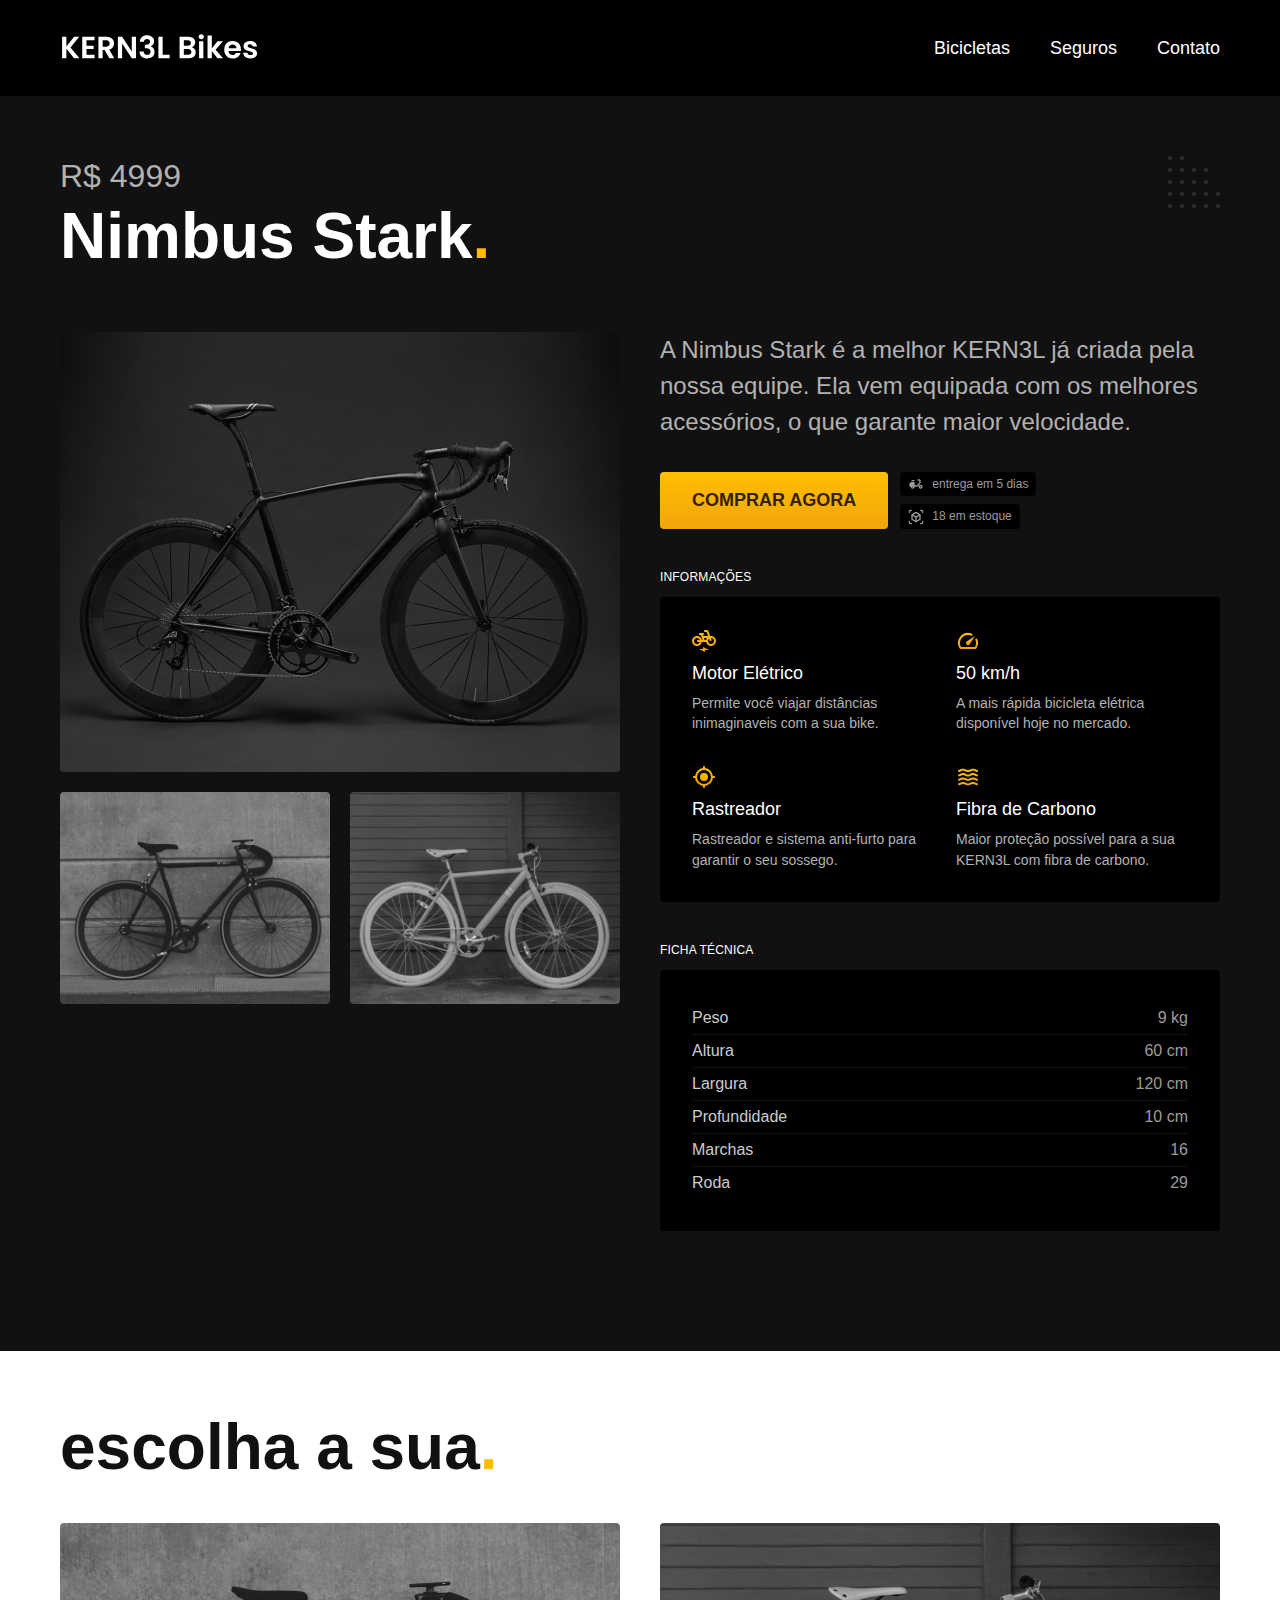
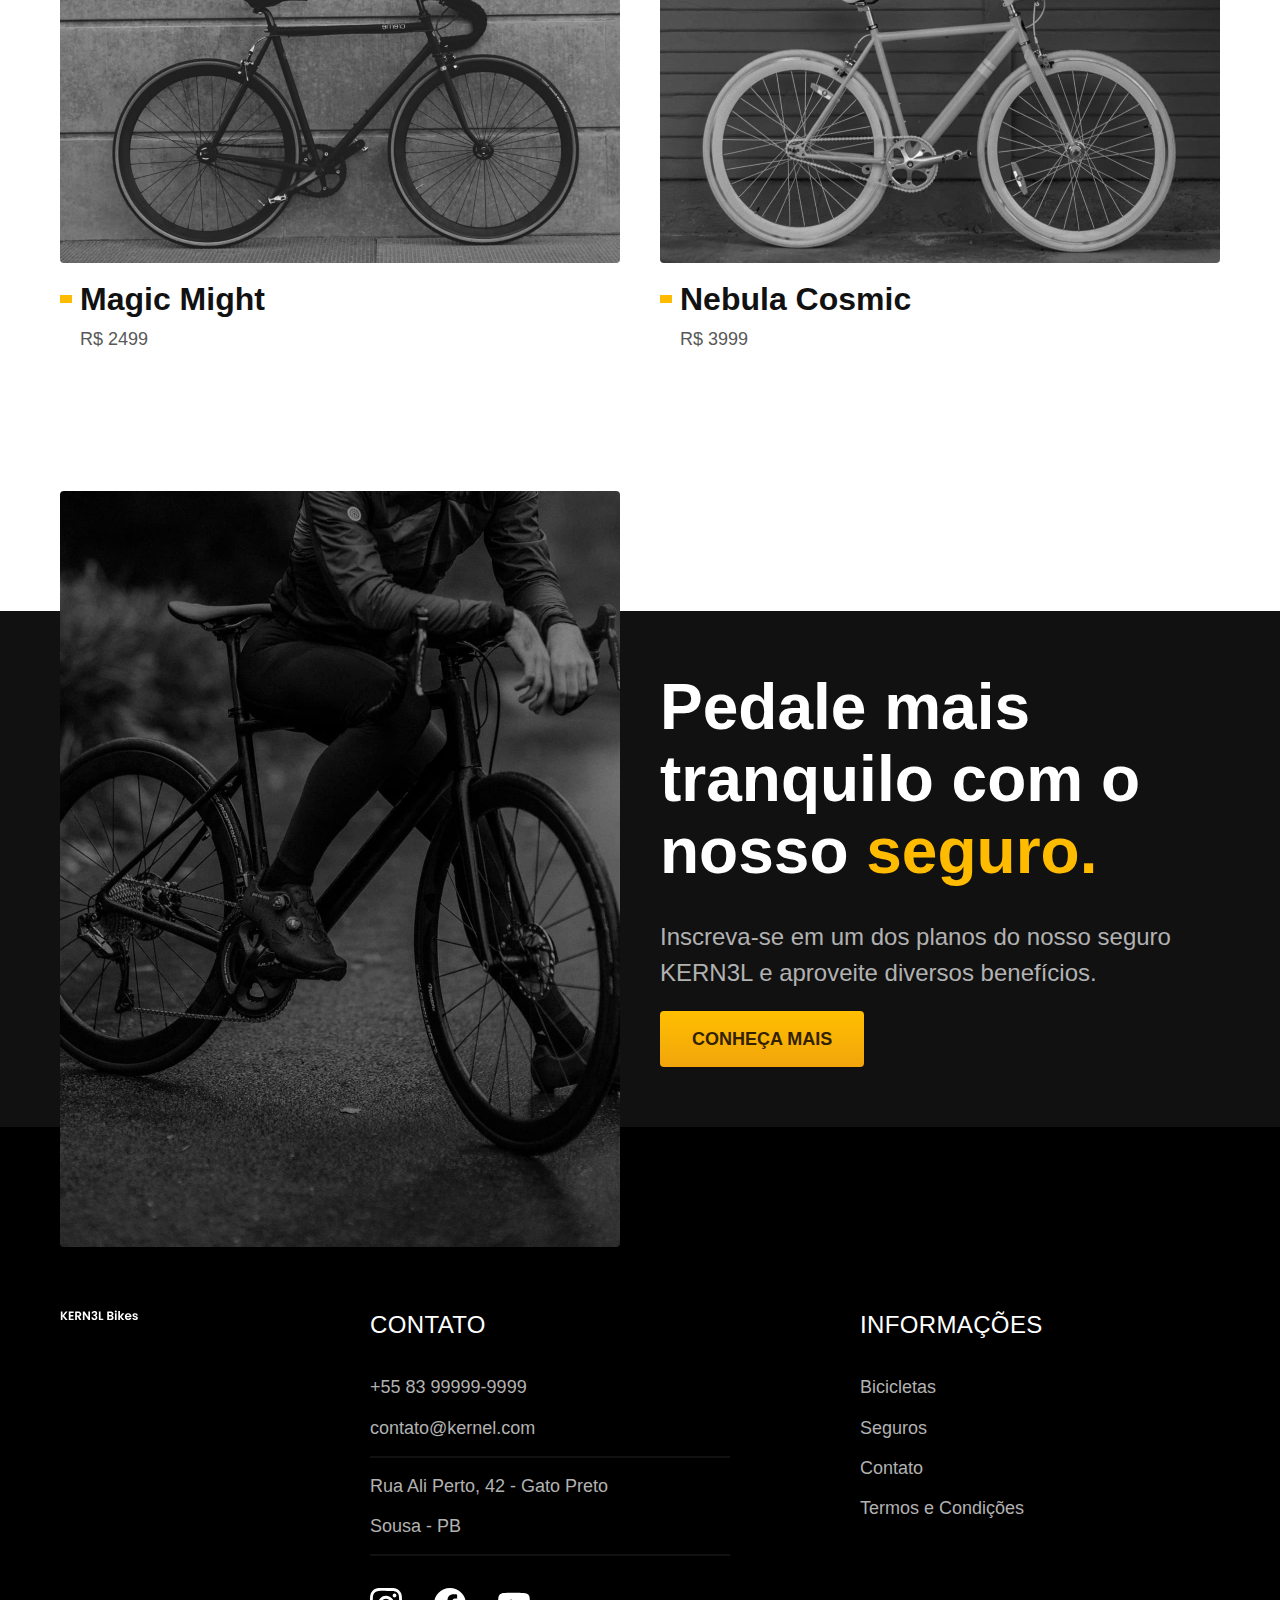
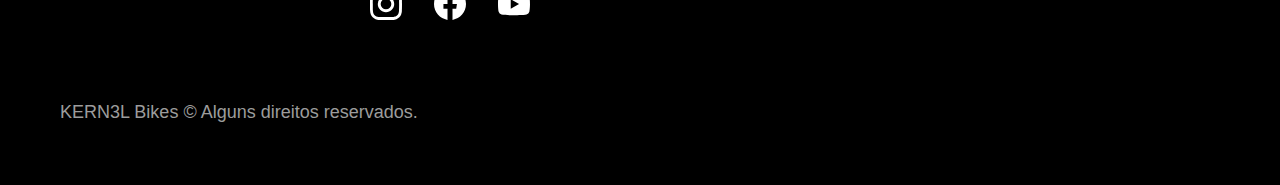
<file: bicicletas/nimbus.html>
<!DOCTYPE html>
<html lang="pt-br">

<head>
  <meta charset="UTF-8">
  <meta name="viewport" content="width=device-width, initial-scale=1.0">

  <title>Nimbus | KERN3L</title>
  <meta name="description" content="Nimbus.">

  <link rel="preload" href="../css/style.css" as="style">
  <link rel="stylesheet" href="../css/style.css">
</head>

<body id="bicicleta">
  <header class="header-bg">
    <div class="header container">
      <a href="../">
        <img src="../img/kernel.svg" width="200" height="45" alt="kernel">
      </a>

      <nav aria-label="primaria">
        <ul class="header-menu font-1-m cor-0">
          <li><a href="../bicicletas.html">Bicicletas</a></li>
          <li><a href="../seguros.html">Seguros</a></li>
          <li><a href="../contato.html">Contato</a></li>
        </ul>
      </nav>
    </div>
  </header>

  <main class="titulo-bg">
    <div>
      <div class="titulo container">
        <p class="font-2-xl cor-5">R$ 4999</p>
        <h1 class="font-1-xxl cor-0">Nimbus Stark<span class="cor-p1">.</span></h1>
      </div>
    </div>
    <div class="bicicleta container">
      <div class="bicicleta-imagens">
        <img src="../img/bicicleta/nimbus1.jpg" alt="">
        <img src="../img/bicicleta/nimbus2.jpg" alt="">
        <img src="../img/bicicleta/nimbus3.jpg" alt="">
      </div>
      <div class="bicicleta-conteudo">
        <p class="font-2-l cor-5">A Nimbus Stark é a melhor KERN3L já criada pela nossa equipe. Ela vem equipada com os melhores acessórios, o que garante maior velocidade.</p>
        <div class="bicicleta-comprar">
          <a class="botao" href="../orcamento.html">Comprar Agora</a>
          <span class="font-1-xs cor-6"><img src="../img/icones/entrega.svg" alt=""> entrega em 5 dias</span>
          <span class="font-1-xs cor-6"><img src="../img/icones/estoque.svg" alt=""> 18 em estoque</span>
        </div>

        <h2 class="font-1-xs cor-0">Informações</h2>
        <ul class="bicicleta-informacoes">
          <li>
            <img src="../img/icones/eletrica.svg" alt="">
            <h3 class="font-1-m cor-0">Motor Elétrico</h3>
            <p class="font-2-xs cor-5">Permite você viajar distâncias inimaginaveis com a sua bike.</p>
          </li>
          <li>
            <img src="../img/icones/velocidade.svg" alt="">
            <h3 class="font-1-m cor-0">50 km/h</h3>
            <p class="font-2-xs cor-5">A mais rápida bicicleta elétrica disponível hoje no mercado.</p>
          </li>
          <li>
            <img src="../img/icones/rastreador.svg" alt="">
            <h3 class="font-1-m cor-0">Rastreador</h3>
            <p class="font-2-xs cor-5">Rastreador e sistema anti-furto para garantir o seu sossego.</p>
          </li>
          <li>
            <img src="../img/icones/carbono.svg" alt="">
            <h3 class="font-1-m cor-0">Fibra de Carbono</h3>
            <p class="font-2-xs cor-5">Maior proteção possível para a sua KERN3L com fibra de carbono.</p>
          </li>
        </ul>
        <h2 class="font-1-xs cor-0">Ficha Técnica</h2>
        <ul class="bicicleta-ficha font-2-s cor-4">
          <li>Peso <span>9 kg</span></li>
          <li>Altura <span>60 cm</span></li>
          <li>Largura <span>120 cm</span></li>
          <li>Profundidade <span>10 cm</span></li>
          <li>Marchas <span>16</span></li>
          <li>Roda <span>29</span></li>
        </ul>
      </div>
    </div>
  </main>

  <article class="bicicletas-lista container">
    <h2 class="font-1-xxl">escolha a sua<span class="cor-p1">.</span></h2>

    <ul>
      <li>
        <a href="./magic.html">
          <img src="../img/bicicletas/magic.jpg" alt="Bicicleta preta">
          <h3 class="font-1-xl">Magic Might</h3>
          <span class="font-2-m cor-8">R$ 2499</span>
        </a>
      </li>
      <li>
        <a href="./nebula.html">
          <img src="../img/bicicletas/nebula.jpg" alt="Bicicleta preta">
          <h3 class="font-1-xl">Nebula Cosmic</h3>
          <span class="font-2-m cor-8">R$ 3999</span>
        </a>
      </li>
    </ul>
  </article>

  <article class="seguro-bg">
    <div class="seguro container">
      <div class="seguro-imagem">
        <img src="../img/fotos/seguros.jpg" alt="Pessoa parada em cima de uma bicicleta.">
      </div>
      <div class="seguro-conteudo">
        <h2 class="font-1-xxl cor-0">Pedale mais tranquilo com o nosso <span class="cor-p1">seguro.</span></h2>
        <p class="font-2-l cor-5">Inscreva-se em um dos planos do nosso seguro KERN3L e aproveite diversos benefícios.</p>
        <a class="botao" href="../seguros.html">Conheça Mais</a>
      </div>
    </div>
  </article>

  <footer class="footer-bg">
    <div class="footer container">
      <img src="../img/kernel.svg" alt="kernel">
      <div class="footer-contato">
        <h3 class="font-2-l-b cor-0">Contato</h3>
        <ul class="font-2-m cor-5">
          <li><a href="tel:+552199999999">+55 83 99999-9999</a></li>
          <li><a href="mailto:contato@kernel.com">contato@kernel.com</a></li>
          <li>Rua Ali Perto, 42 - Gato Preto</li>
          <li>Sousa - PB</li>
        </ul>
        <div class="footer-redes">
          <a href="../">
            <img src="../img/redes/instagram.svg" alt="Instagram">
          </a>
          <a href="../">
            <img src="../img/redes/facebook.svg" alt="Facebook">
          </a>
          <a href="../">
            <img src="../img/redes/youtube.svg" alt="Youtube">
          </a>
        </div>
      </div>
      <div class="footer-informacoes">
        <h3 class="font-2-l-b cor-0">Informações</h3>
        <nav>
          <ul class="font-1-m cor-5">
            <li><a href="../bicicletas.html">Bicicletas</a></li>
            <li><a href="../seguros.html">Seguros</a></li>
            <li><a href="../contato.html">Contato</a></li>
            <li><a href="../termos.html">Termos e Condições</a></li>
          </ul>
        </nav>
      </div>
      <p class="footer-copy font-2-m cor-6">KERN3L Bikes © Alguns direitos reservados.</p>
    </div>
  </footer>
</body>

</html>
</file>
<file: css/style.css>
@import "./global/global.css";
@import "./utilidades/tipografia.css";
@import "./utilidades/cores.css";

@import "./global/header.css";
@import "./global/footer.css";

/* Utilidades */
@import "./utilidades/componentes.css";
@import "./utilidades/formulario.css";

/* Home */
@import "./home/introducao.css";
@import "./home/tecnologia.css";
@import "./home/parceiros.css";
@import "./home/depoimento.css";

/* Bicicletas */
@import "./bicicletas/bicicletas-lista.css";
@import "./bicicletas/bicicletas.css";

/* Bicicleta */
@import "./bicicleta/bicicleta.css";
@import "./bicicleta/seguro.css";

/* Seguros */
@import "./seguros/seguros.css";
@import "./seguros/vantagens.css";
@import "./seguros/perguntas.css";

/* Contato */
@import "./contato/contato.css";
@import "./contato/lojas.css";

/* Contato */
@import "./orcamento/orcamento.css";

/* Termos */
@import "./termos/termos.css";
</file>
